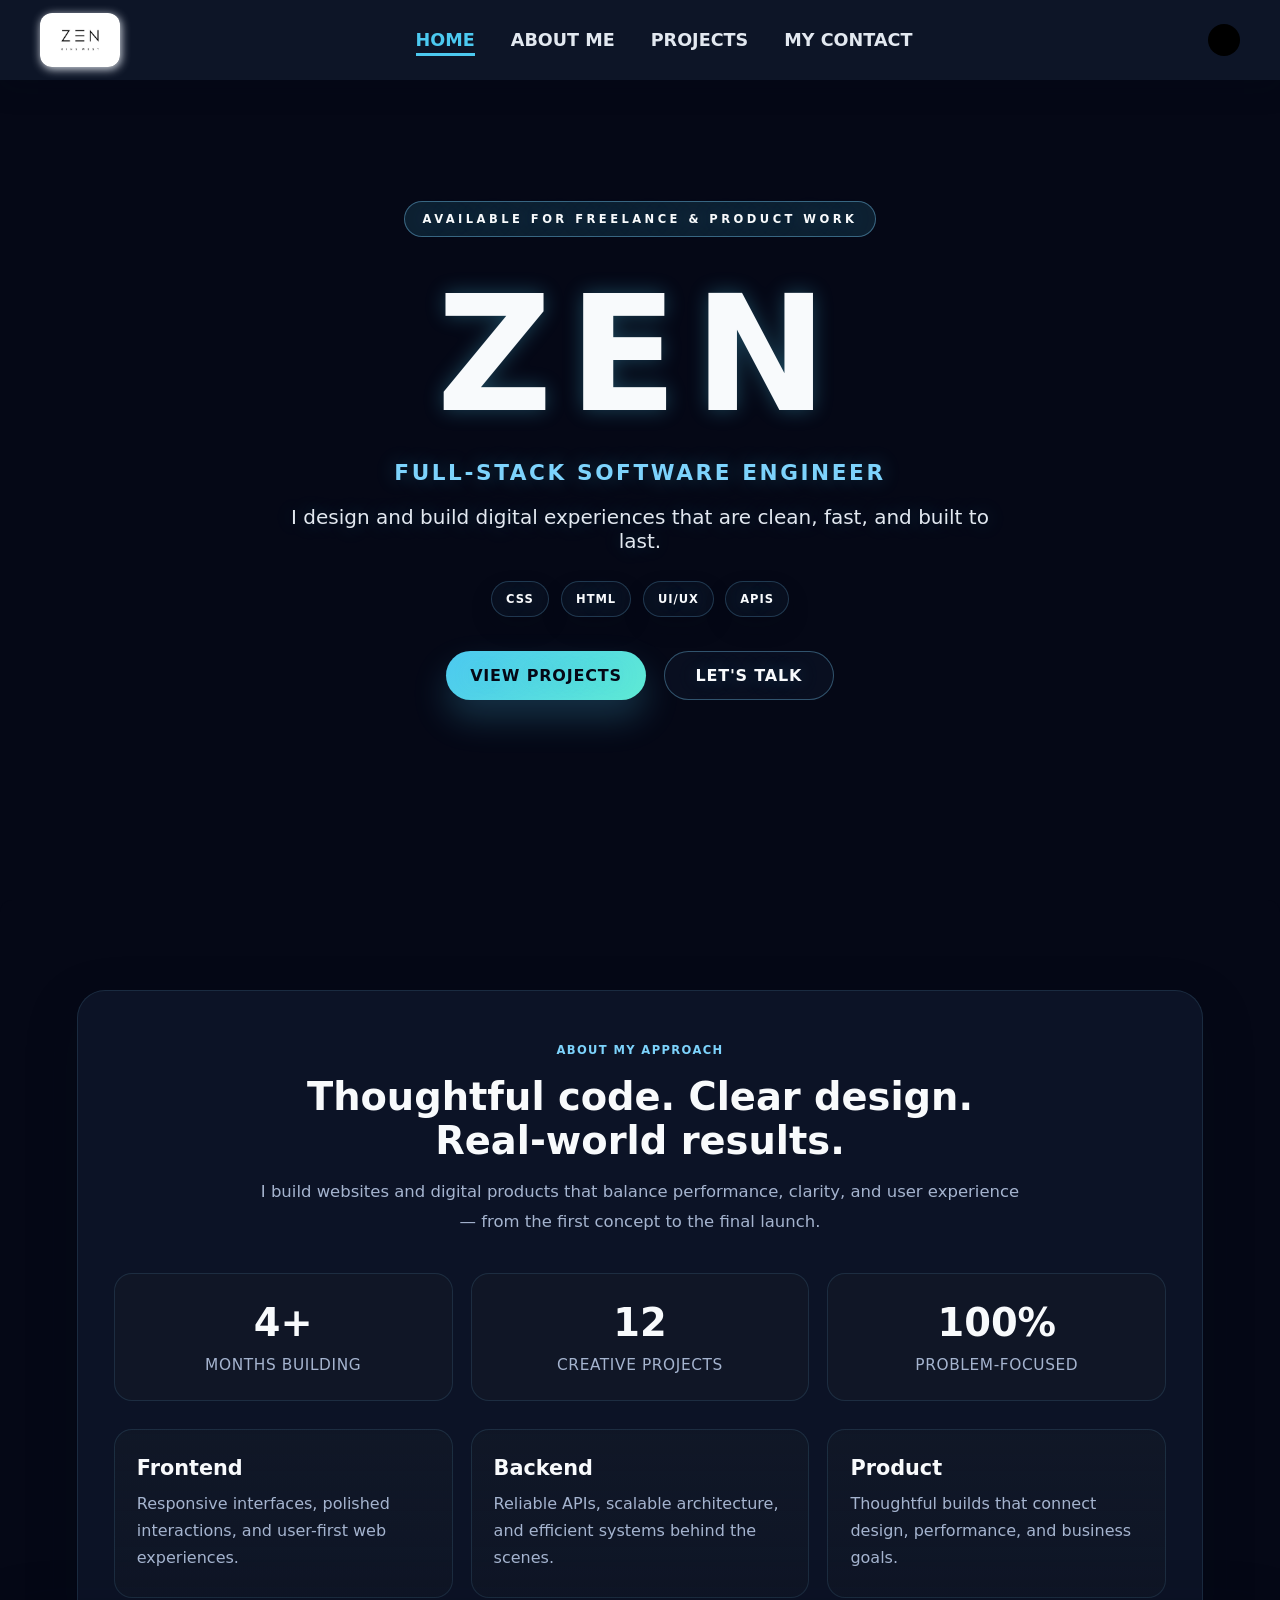
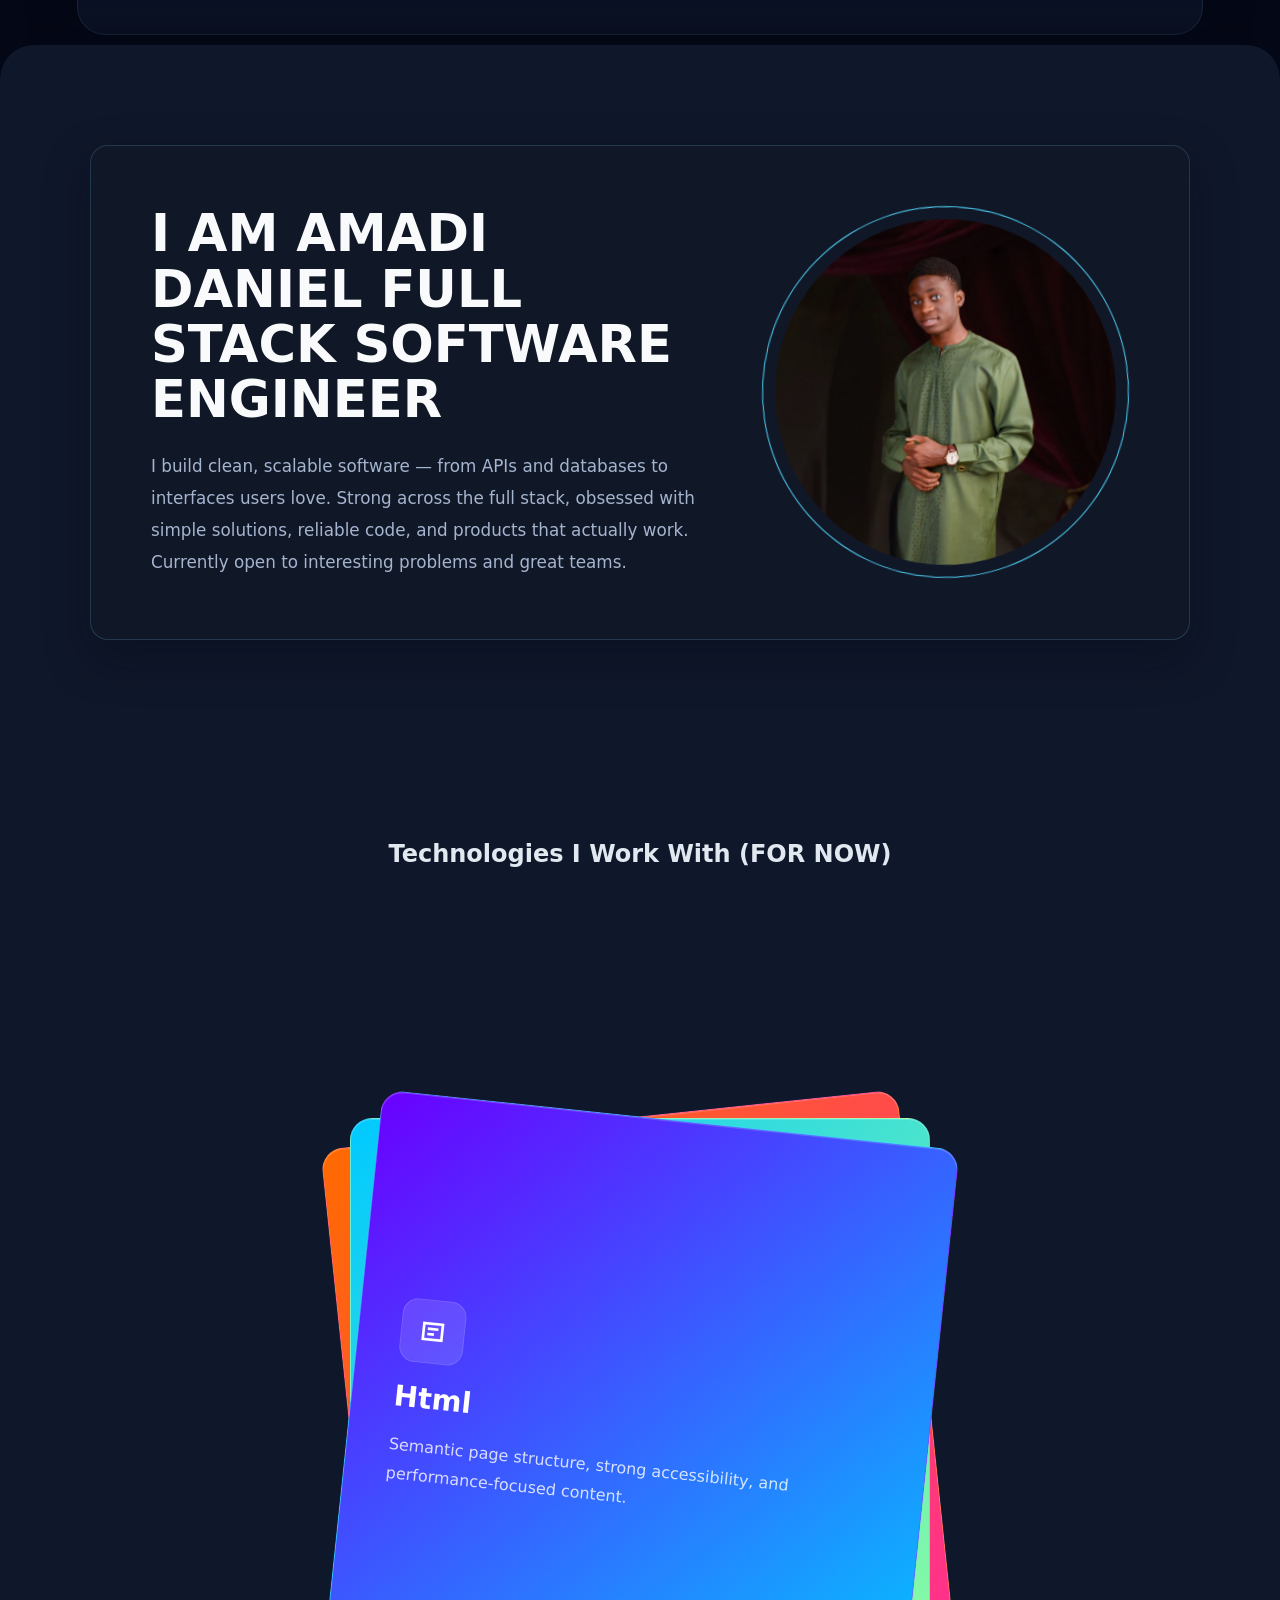
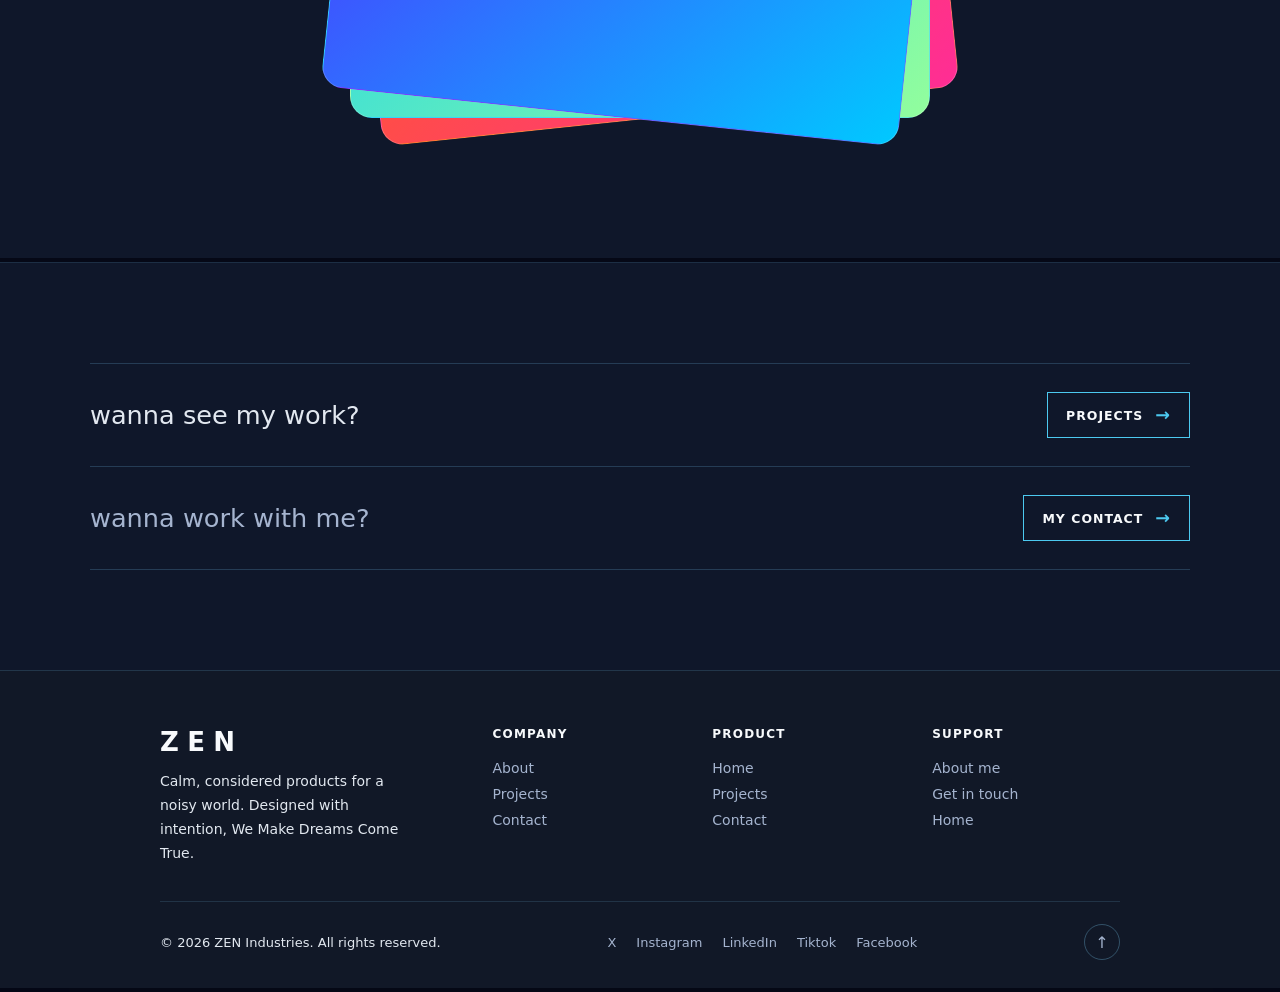
<file: index.html>
<!DOCTYPE html>
<html lang="en">
<head>
    <meta charset="UTF-8">
    <meta name="viewport" content="width=device-width, initial-scale=1.0">
    <title>ZEN PORTFOLIO</title>
    <link rel="stylesheet" href="style.css">
    <link rel="icon" href="imgss/b4aebb2824b0eca03cbe8c6902d5b0b7.jpg" type="image/x-icon" style="border-radius: 50%;">
</head>
<body id="top">
    <nav>
        <div class="fnav">
            <img src="imgss/b4aebb2824b0eca03cbe8c6902d5b0b7.jpg" alt="logo" width="80">
        </div>
        <div class="snav">
            <div class="down">
                <div class="navs"><a href="index.html">HOME</a></div>
                <div class="navs"><a href="ab.html">ABOUT ME</a></div>
                <div class="navs"><a href="proj.html">PROJECTS</a></div>
                <div class="navs"><a href="cont.html">MY CONTACT</a></div>
            </div>
        </div>
        <div class="tnav">
            <div class="moon" role="button" tabindex="0" aria-label="Switch to light mode" aria-pressed="false"></div>
        </div>
        <button class="menu-toggle" type="button" aria-label="Open navigation" aria-expanded="false">
            <svg viewBox="0 0 24 24" aria-hidden="true" focusable="false">
                <path d="M3 6h18M3 12h18M3 18h18" />
            </svg>
        </button>
    </nav>
    <main>
        <section class="hero">
            <video autoplay muted loop id="background-video">
                <source src="imgss/Cinematic close-up of hands typing on a backlit mechanical keyboard in a dark studio. Lines of glowing code stream across multiple monitors, with reflections of code visible in a pair of gla.mp4" type="video/mp4">
            </video>
            <div class="overlay">
                <div class="hero-badge">Available for freelance & product work</div>
                <h1>ZEN</h1>
                <p class="hero-role">Full-Stack Software Engineer</p>
                <p class="hero-tagline">I design and build digital experiences that are clean, fast, and built to last.</p>
                <div class="hero-tech" aria-label="Technology stack">
                    <span>CSS</span>
                    <span>HTML</span>
                    <span>UI/UX</span>
                    <span>APIs</span>
                </div>
                <div class="hero-actions">
                    <a href="proj.html" class="primary-btn">View Projects</a>
                    <a href="cont.html" class="secondary-btn">Let's Talk</a>
                </div>
            </div>
        </section>

        <section class="highlights">
            <div class="highlights-inner">
                <div class="highlight-intro">
                    <span class="eyebrow">About my approach</span>
                    <h2>Thoughtful code. Clear design. Real-world results.</h2>
                    <p>I build websites and digital products that balance performance, clarity, and user experience — from the first concept to the final launch.</p>
                </div>

                <div class="stats-grid">
                    <div class="stat-box">
                        <span class="number">4+</span>
                        <span class="label">months building</span>
                    </div>
                    <div class="stat-box">
                        <span class="number">12</span>
                        <span class="label">Creative projects</span>
                    </div>
                    <div class="stat-box">
                        <span class="number">100%</span>
                        <span class="label">Problem-focused</span>
                    </div>
                </div>

                <div class="services-grid">
                    <article class="service-box">
                        <h3>Frontend</h3>
                        <p>Responsive interfaces, polished interactions, and user-first web experiences.</p>
                    </article>
                    <article class="service-box">
                        <h3>Backend</h3>
                        <p>Reliable APIs, scalable architecture, and efficient systems behind the scenes.</p>
                    </article>
                    <article class="service-box">
                        <h3>Product</h3>
                        <p>Thoughtful builds that connect design, performance, and business goals.</p>
                    </article>
                </div>
            </div>
        </section>

        <section id="me">
            <div class="section">
                <div class="writeup">
                    <h1>I AM AMADI DANIEL FULL STACK SOFTWARE ENGINEER
                    </h1>
                    <P>I build clean, scalable software — from APIs and databases to interfaces users love.
            Strong across the full stack, obsessed with simple solutions, reliable code, and products that actually work.
            Currently open to interesting problems and great teams.
            </P>
                </div>
                <div class="imgborder">
                    <div class="img"><img src="imgss/portfolio pic.jpg" alt="portfol" width="500px"></div>
                </div>
            </div>
        </section>
        <section id="services">
            <div class="space"><h1>Technologies I Work With (FOR NOW)</h1></div>
            <div class="stack">
                <div class="card c1">
                    <div class="card-icon">
                        <svg viewBox="0 0 24 24" aria-hidden="true"><path d="M0 0h24v24H0z" fill="none"/><path d="M12 2L2 7l10 5 10-5-10-5zm-8 7.5l8 4 8-4V17l-8 4-8-4v-7.5z"/></svg>
                    </div>
                    <h1>JAVASCRIPT</h1>
                    <p>Clear visual systems, thoughtful layouts, and polished user experiences.</p>
                </div>
                <div class="card c2">
                    <div class="card-icon">
                        <svg viewBox="0 0 24 24" aria-hidden="true"><path d="M0 0h24v24H0z" fill="none"/><path d="M5 3h14a2 2 0 012 2v14a2 2 0 01-2 2H5a2 2 0 01-2-2V5a2 2 0 012-2zm2 4h10v2H7V7zm0 4h10v2H7v-2zm0 4h7v2H7v-2z"/></svg>
                    </div>
                    <h1>CSS</h1>
                    <p>Clean styling systems, responsive layouts, and polished visual design.</p>
                </div>
                <div class="card c3">
                    <div class="card-icon">
                        <svg viewBox="0 0 24 24" aria-hidden="true"><path d="M0 0h24v24H0z" fill="none"/><path d="M4 5h16v14H4V5zm2 2v10h12V7H6zm2 2h8v2H8V9zm0 4h5v2H8v-2z"/></svg>
                    </div>
                    <h1>Html</h1>
                    <p>Semantic page structure, strong accessibility, and performance-focused content.</p>
                </div>
            </div>
        </section>
        <hr>
        <section id="work">
            <div class="prow"><p>wanna see my work?</p>
            <div class="wond"><a href="proj.html">PROJECTS</a></div></div>
            <div class="prow">wanna work with me?
                <div class="wond"><a href="cont.html">MY CONTACT</a></div>
            </div>
        </section>
    </main>
     <footer class="zen-footer">
    <div class="zen-inner">

      <div class="zen-top">
        <div>
          <div class="zen-logo">ZEN</div>
          <p class="zen-tag">Calm, considered products for a noisy world. Designed with intention, We Make Dreams Come True.</p>
        </div>
        <div class="zen-col">
          <h4>Company</h4>
          <a href="ab.html">About</a>
          <a href="proj.html">Projects</a>
          <a href="cont.html">Contact</a>
        </div>
        <div class="zen-col">
          <h4>Product</h4>
          <a href="index.html">Home</a>
          <a href="proj.html">Projects</a>
          <a href="cont.html">Contact</a>
        </div>
        <div class="zen-col">
          <h4>Support</h4>
          <a href="ab.html">About me</a>
          <a href="cont.html">Get in touch</a>
          <a href="index.html">Home</a>
        </div>
      </div>

      <div class="zen-bottom">
        <span>&copy; 2026 ZEN Industries. All rights reserved.</span>
        <div class="zen-social">
          <a href="#">X</a>
          <a href="#">Instagram</a>
          <a href="#">LinkedIn</a>
          <a href="#">Tiktok</a>
          <a href="#">Facebook</a>
        </div>
        <a href="#top" class="zen-top-btn" title="Back to top">&uarr;</a>
      </div>

    </div>
  </footer>
  <hr>
  <script src="ZEN.js"></script>
</body>
</html>
</file>
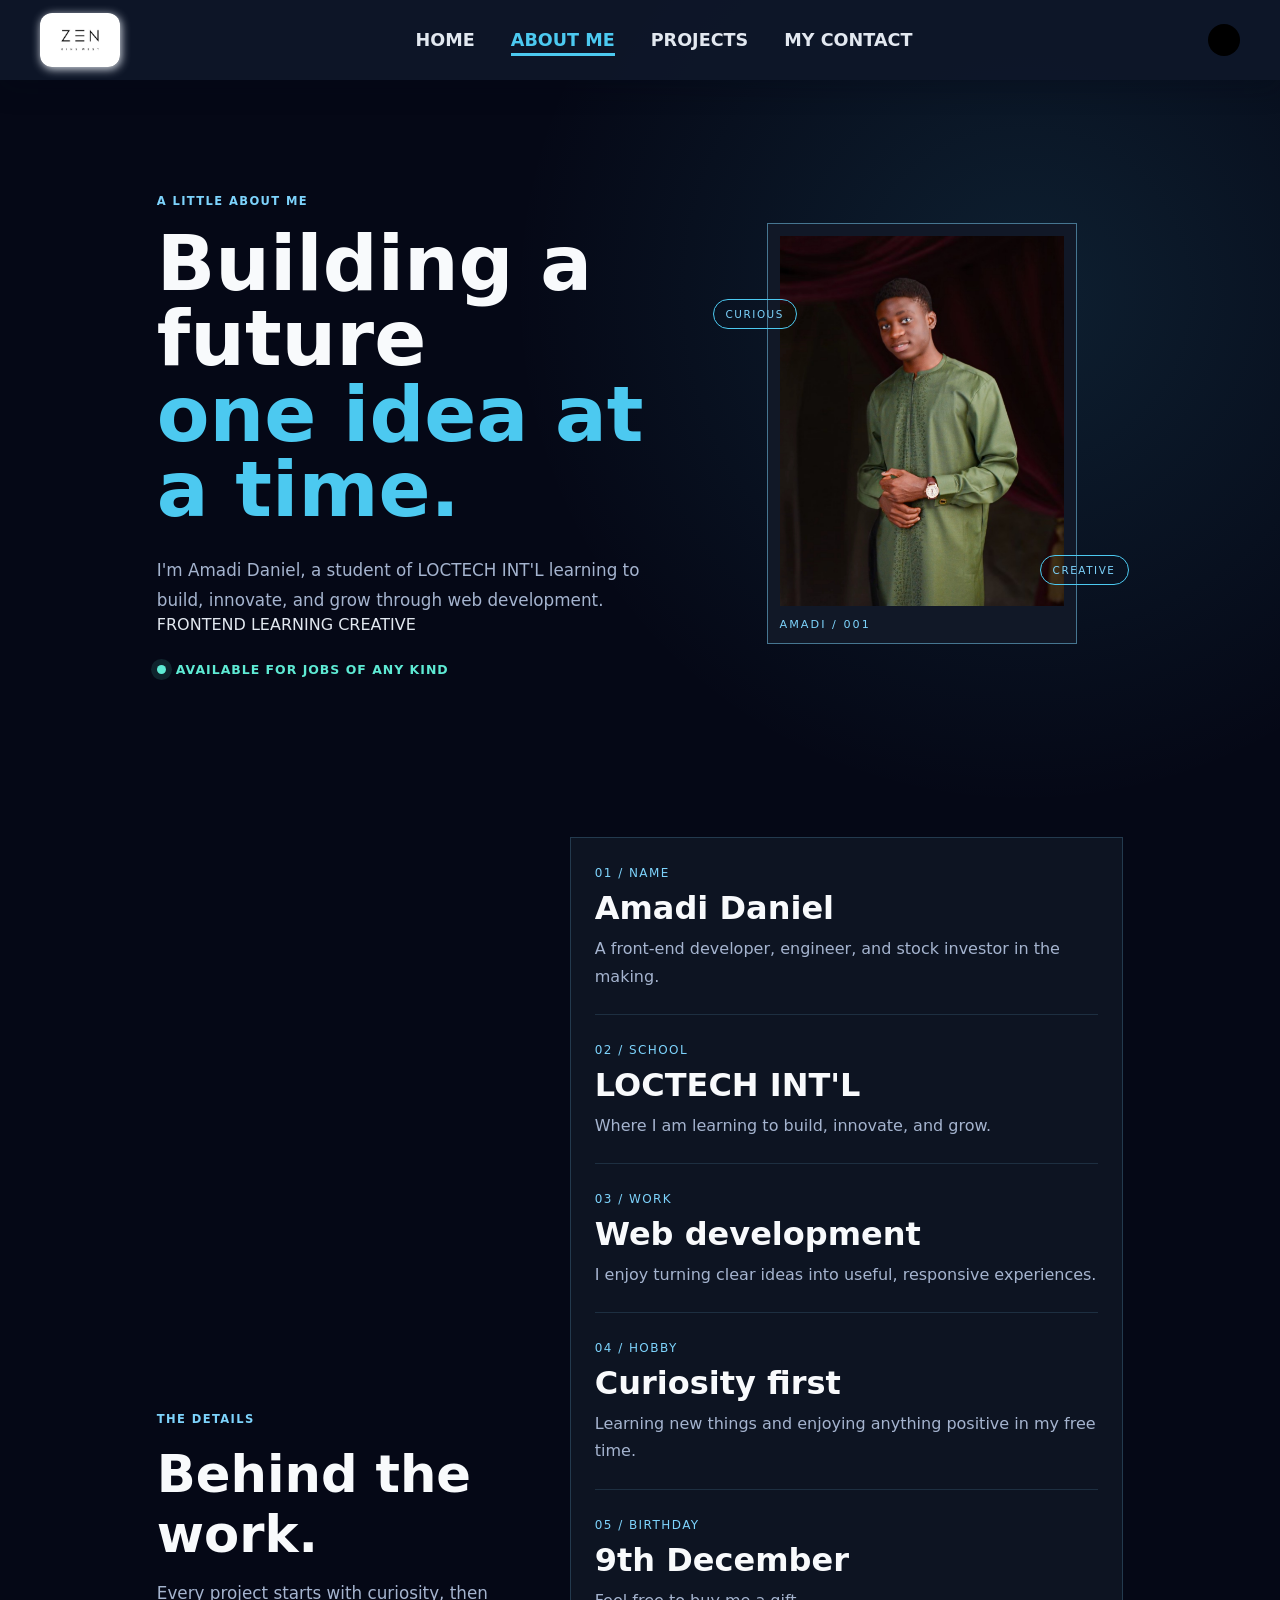
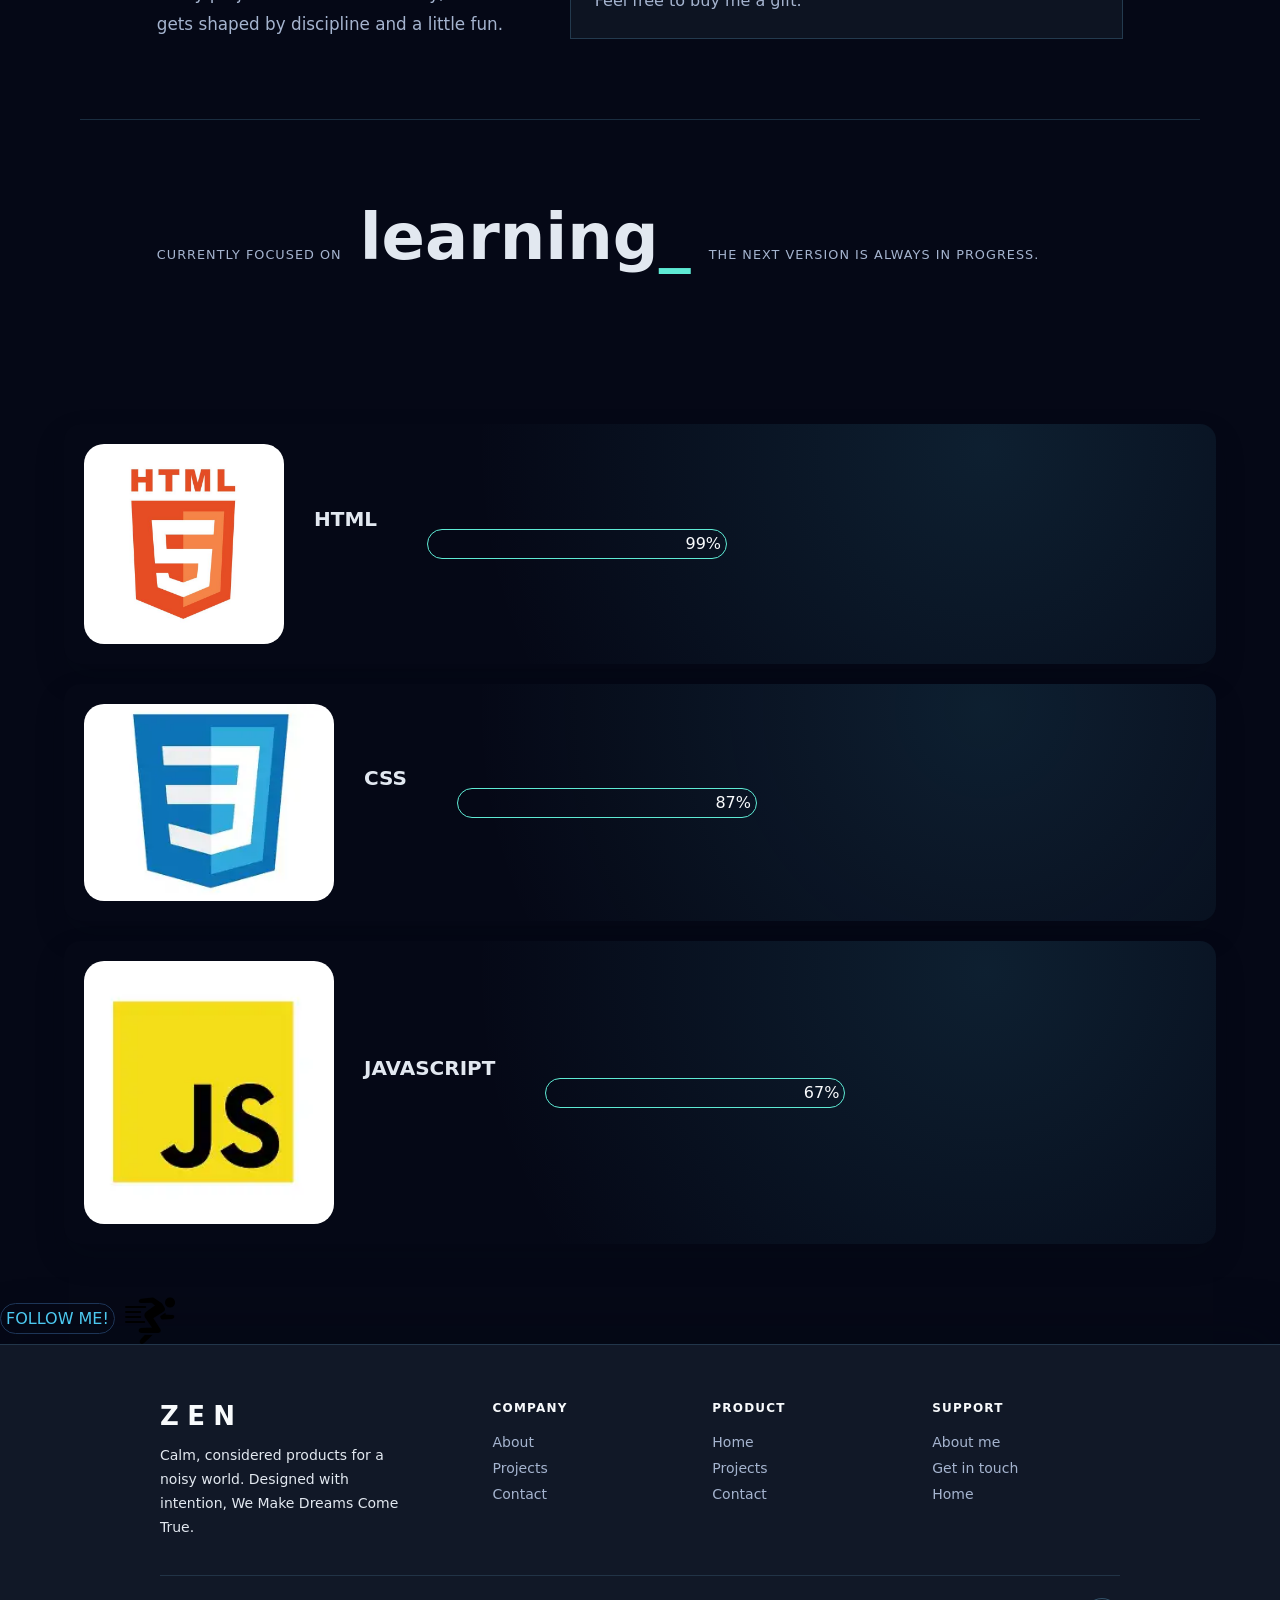
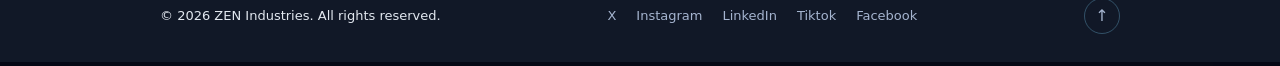
<file: ab.html>
<!DOCTYPE html>
<html lang="en">
<head>
    <meta charset="UTF-8">
    <meta name="viewport" content="width=device-width, initial-scale=1.0">
    <title>ABOUT ME</title>
    <link rel="stylesheet" href="style.css">
    <link rel="icon" href="imgss/b4aebb2824b0eca03cbe8c6902d5b0b7.jpg" type="image/x-icon">
</head>
<body id="top">
    <nav>
        <div class="fnav"><a href="index.html"><img src="imgss/b4aebb2824b0eca03cbe8c6902d5b0b7.jpg" alt="Home" width="80"></a></div>
        <div class="snav">
            <div class="down">
                <div class="navs"><a href="index.html">HOME</a></div>
                <div class="navs"><a href="ab.html">ABOUT ME</a></div>
                <div class="navs"><a href="proj.html">PROJECTS</a></div>
                <div class="navs"><a href="cont.html">MY CONTACT</a></div>
            </div>
        </div>
        <div class="tnav"><div class="moon" role="button" tabindex="0" aria-label="Switch to light mode" aria-pressed="false"></div></div>
        <button class="menu-toggle" type="button" aria-label="Open navigation" aria-expanded="false">
            <svg viewBox="0 0 24 24" aria-hidden="true" focusable="false">
                <path d="M3 6h18M3 12h18M3 18h18" />
            </svg>
        </button>
    </nav>

    <main class="about-page">
        <section class="about-hero">
            <div class="about-copy">
                <span class="eyebrow">A little about me</span>
                <h1>Building a future<br><em>one idea at a time.</em></h1>
                <p class="about-lede">I'm Amadi Daniel, a student of LOCTECH INT'L learning to build, innovate, and grow through web development.</p>
                <div class="about-tags" aria-label="Core strengths">
                    <span>FRONTEND</span>
                    <span>LEARNING</span>
                    <span>CREATIVE</span>
                </div>
                <div class="about-pulse"><span></span> Available for jobs of any kind</div>
            </div>
            <div class="portrait-wrap">
                <div class="portrait-ring"></div>
                <div class="portrait-card">
                    <img src="imgss/portfolio pic.jpg" alt="Portrait of Amadi Daniel">
                    <span class="portrait-label">AMADI / 001</span>
                </div>
                <span class="orbit orbit-one">CURIOUS</span>
                <span class="orbit orbit-two">CREATIVE</span>
            </div>
        </section>

        <section class="about-details" aria-label="Personal details">
            <div class="details-heading">
                <span class="eyebrow">The details</span>
                <h2>Behind the work.</h2>
                <p>Every project starts with curiosity, then gets shaped by discipline and a little fun.</p>
            </div>
            <div class="fact-panel">
                <div class="fact-display">
                    <span class="fact-kicker">01 / Name</span>
                    <strong>Amadi Daniel</strong>
                    <p>A front-end developer, engineer, and stock investor in the making.</p>
                </div>
                <div class="fact-display">
                    <span class="fact-kicker">02 / School</span>
                    <strong>LOCTECH INT'L</strong>
                    <p>Where I am learning to build, innovate, and grow.</p>
                </div>
                <div class="fact-display">
                    <span class="fact-kicker">03 / Work</span>
                    <strong>Web development</strong>
                    <p>I enjoy turning clear ideas into useful, responsive experiences.</p>
                </div>
                <div class="fact-display">
                    <span class="fact-kicker">04 / Hobby</span>
                    <strong>Curiosity first</strong>
                    <p>Learning new things and enjoying anything positive in my free time.</p>
                </div>
                <div class="fact-display">
                    <span class="fact-kicker">05 / Birthday</span>
                    <strong>9th December</strong>
                    <p>Feel free to buy me a gift.</p>
                </div>
            </div>
        </section>

        <section class="focus-strip" aria-label="Current focus">
            <span class="focus-label">Currently focused on</span>
            <div class="focus-word"><span>learning</span><span class="cursor">_</span></div>
            <span class="focus-note">The next version is always in progress.</span>
        </section>
        <section id="kill">
            <div class="langs"><img src="imgss/html5-emblem-orange-shield-and-white-text-vector.jpg" alt="html" width="200"> <p>HTML</p>
            <div class="hercent">99%</div></div>
            <div class="langs"><img src="imgss/download.webp" alt="css" width="250"><p>CSS</p>
            <div class="cercent">87%</div></div>
            <div class="langs"><img src="imgss/download (2).webp" alt="js" width="250"><p>JAVASCRIPT</p>
            <div class="jercent">67%</div></div>
        </section>
        <section id="run">
            <div class="runp"><a href="proj.html"><p>FOLLOW ME!</p><img src="imgss/icons8-exercise-50.png" alt="man"></a></div>
        </section>
    </main>
    <footer class="zen-footer">
    <div class="zen-inner">

      <div class="zen-top">
        <div>
          <div class="zen-logo">ZEN</div>
          <p class="zen-tag">Calm, considered products for a noisy world. Designed with intention, We Make Dreams Come True.</p>
        </div>
        <div class="zen-col">
          <h4>Company</h4>
          <a href="ab.html">About</a>
          <a href="proj.html">Projects</a>
          <a href="cont.html">Contact</a>
        </div>
        <div class="zen-col">
          <h4>Product</h4>
          <a href="index.html">Home</a>
          <a href="proj.html">Projects</a>
          <a href="cont.html">Contact</a>
        </div>
        <div class="zen-col">
          <h4>Support</h4>
          <a href="ab.html">About me</a>
          <a href="cont.html">Get in touch</a>
          <a href="index.html">Home</a>
        </div>
      </div>

      <div class="zen-bottom">
        <span>&copy; 2026 ZEN Industries. All rights reserved.</span>
        <div class="zen-social">
          <a href="#">X</a>
          <a href="#">Instagram</a>
          <a href="#">LinkedIn</a>
          <a href="#">Tiktok</a>
          <a href="#">Facebook</a>
        </div>
        <a href="#top" class="zen-top-btn" title="Back to top">&uarr;</a>
      </div>

    </div>
  </footer>
  <hr>
    <script src="ZEN.js"></script>
</body>
</html>
</file>
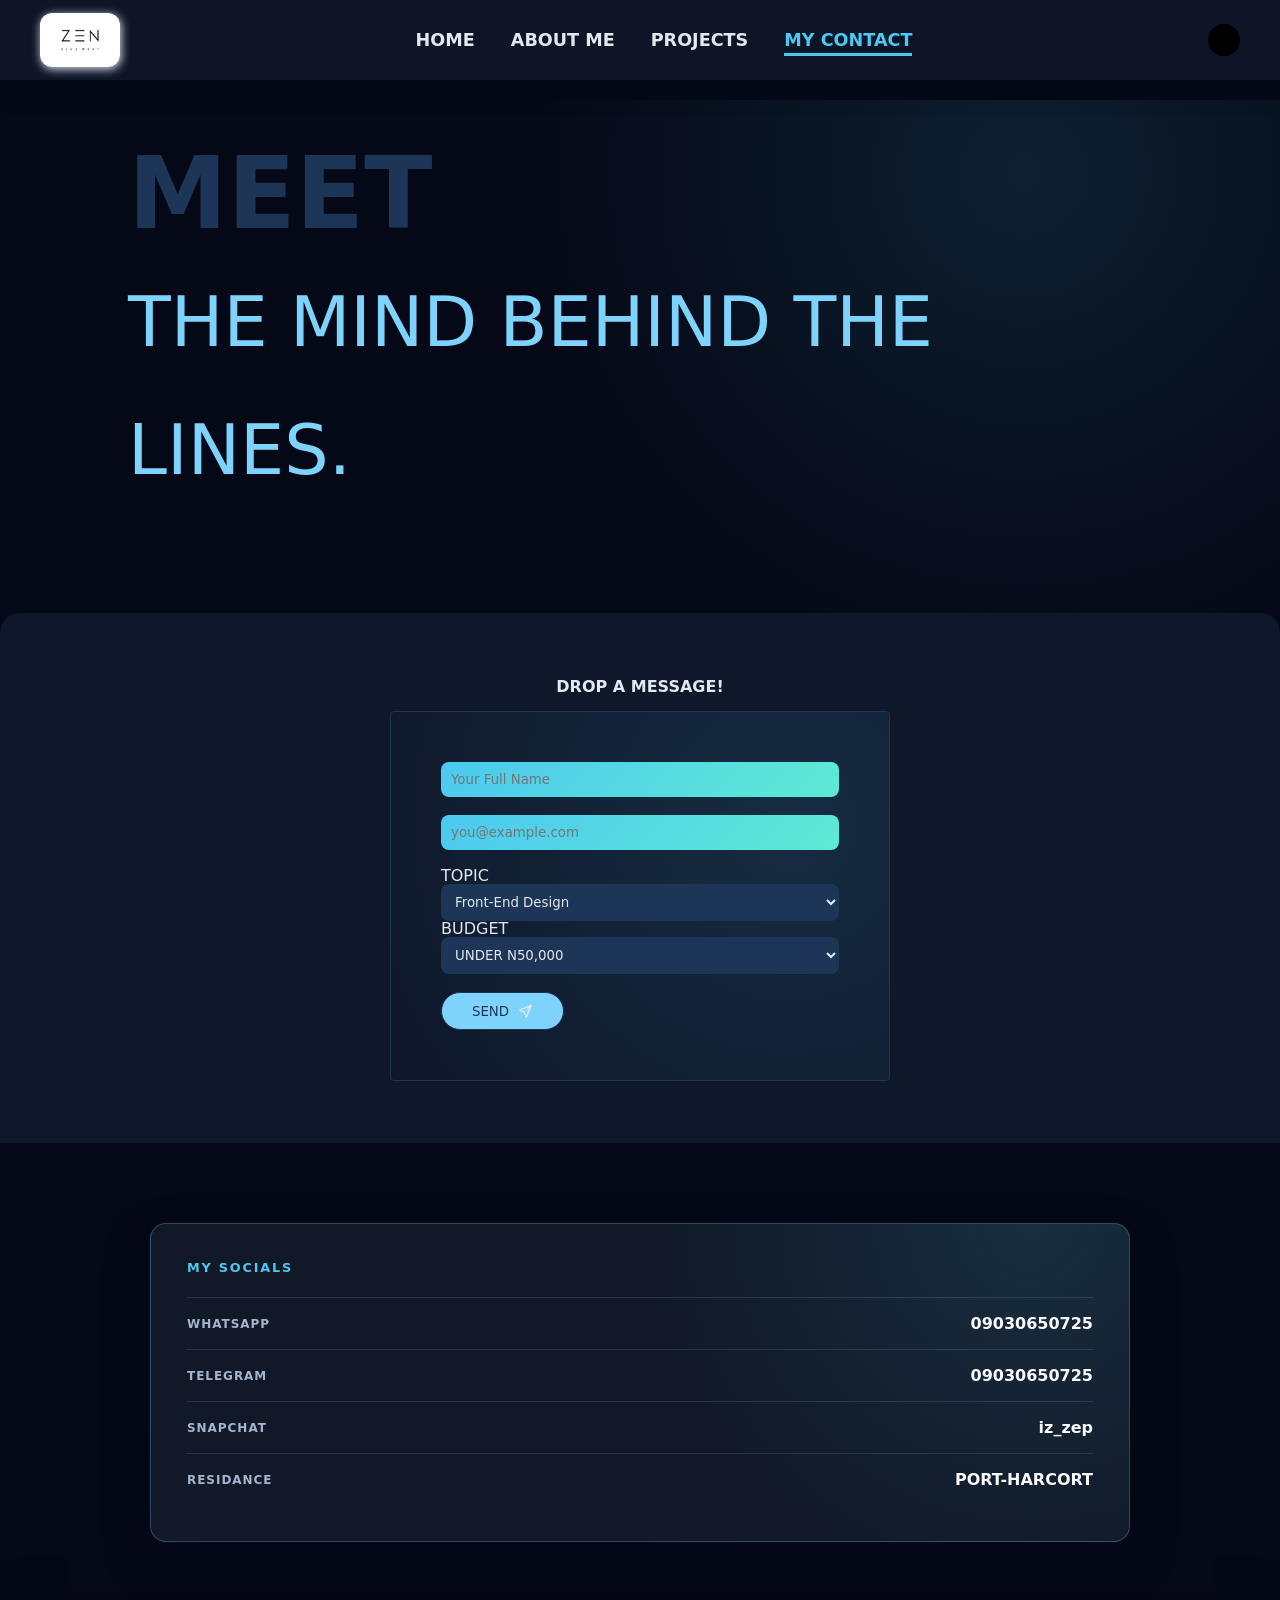
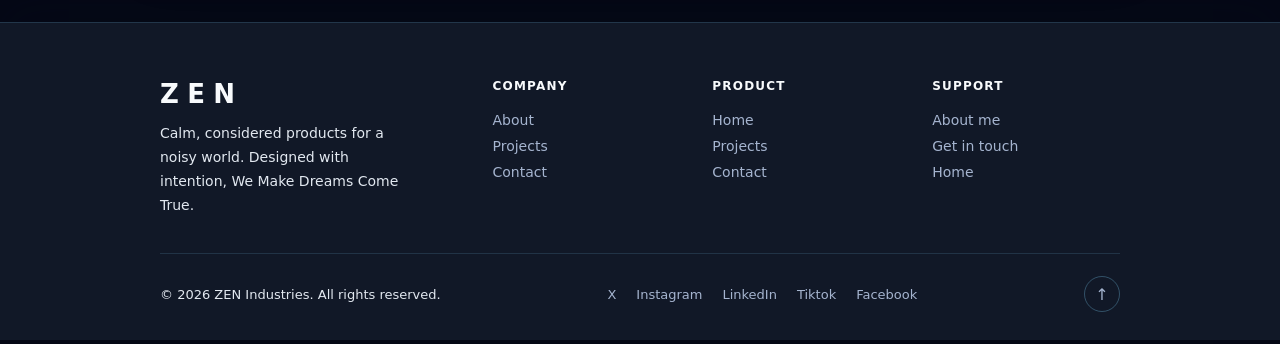
<file: cont.html>
<!DOCTYPE html>
<html lang="en">
<head>
    <meta charset="UTF-8">
    <meta name="viewport" content="width=device-width, initial-scale=1.0">
    <title>CONTACT ME</title>
    <link rel="stylesheet" href="style.css">
    <link rel="icon" href="imgss/b4aebb2824b0eca03cbe8c6902d5b0b7.jpg" type="image/x-icon" style="border-radius: 50%;">
</head>
<body id="top">
    <nav>
        <div class="fnav">
            <a href="index.html"><img src="imgss/b4aebb2824b0eca03cbe8c6902d5b0b7.jpg" alt="logo" width="80"></a>
        </div>
        <div class="snav">
            <div class="down">
                <div class="navs"><a href="index.html">HOME</a></div>
                <div class="navs"><a href="ab.html">ABOUT ME</a></div>
                <div class="navs"><a href="proj.html">PROJECTS</a></div>
                <div class="navs"><a href="cont.html">MY CONTACT</a></div>
            </div>
        </div>
        <div class="tnav">
            <div class="moon" role="button" tabindex="0" aria-label="Switch to light mode" aria-pressed="false"></div>
        </div>
        <button class="menu-toggle" type="button" aria-label="Open navigation" aria-expanded="false">
            <svg viewBox="0 0 24 24" aria-hidden="true" focusable="false">
                <path d="M3 6h18M3 12h18M3 18h18" />
            </svg>
        </button>
    </nav>
    <main>
        <section class="contt">
            <div class="pun">
                <div class="puh">MEET</div>
                <span class="mind">THE MIND BEHIND THE LINES.</span>
            </div>
        </section>
        <section id="form">
            <div class="hovs">
            <div class="mess">
                <p>DROP A MESSAGE!</p>
                <form action="submit" id="submit">
                    <input type="text" placeholder="Your Full Name">
                    <input type="email" placeholder="you@example.com">
                    <div class="topic-field">
                        <label for="topic">TOPIC</label>
                    <select name="topic" id="topic">
                        <option value="1">Front-End Design</option>
                        <option value="2">Back-End project</option>
                        <option value="3">Full Stack Development</option>
                        <option value="4">Web Design</option>
                        <option value="5">Refferal</option>
                        <option value="6">OTHERS</option>
                   </select>
                   <label for="bud">BUDGET</label>
                    <select name="bud" id="bud">
                        <option value="1">UNDER N50,000</option>
                        <option value="2">N50,000 - N300,000</option>
                        <option value="3">N300,000 - N1,000,000</option>
                        <option value="4">N1,000,000 above</option>
                        <option value="5">UNCERTAIN</option>
                    </select>
                   
                    </div>
                   <button type="submit">
                        SEND
                        <svg class="send-icon" viewBox="0 0 24 24" aria-hidden="true" focusable="false">
                            <path d="M21.7 2.3 3.2 10.1c-.8.3-.8 1.4 0 1.7l7.1 2.8 2.8 7.1c.3.8 1.4.8 1.7 0l7.8-18.5c.3-.7-.4-1.4-.9-.9ZM11.7 13.3 5.8 11l11.8-5-5.9 7.3Zm2.1 5.9-1.9-4.8 5.9-7.3-4 12.1Z" />
                        </svg>
                    </button>
                </form>
           </div>
            <div class="sidemess">
                <span>PROJECT NOTES</span>
                <textarea name="context" id="context" placeholder="Tell me whats on yur mind..."></textarea>
                <small>THOUGHTS ARE KEPT PRIVATE.</small>
            </div>
            </div>
        </section >
        <article class="mine">
            <div class="arn">
                <p>MY SOCIALS</p>
                <div class="numss"><p>WHATSAPP</p>
                <span>09030650725</span></div>
                <div class="numss"><p>TELEGRAM</p>
                <span>09030650725</span></div>
                <div class="numss"><p>SNAPCHAT</p>
                <span>iz_zep</span></div>
                <div class="numss"><p>RESIDANCE</p>
                <span>PORT-HARCORT</span></div>
            </div>
        </article>
    </main>
    <footer class="zen-footer">
    <div class="zen-inner">

      <div class="zen-top">
        <div>
          <div class="zen-logo">ZEN</div>
          <p class="zen-tag">Calm, considered products for a noisy world. Designed with intention, We Make Dreams Come True.</p>
        </div>
        <div class="zen-col">
          <h4>Company</h4>
          <a href="ab.html">About</a>
          <a href="proj.html">Projects</a>
          <a href="cont.html">Contact</a>
        </div>
        <div class="zen-col">
          <h4>Product</h4>
          <a href="index.html">Home</a>
          <a href="proj.html">Projects</a>
          <a href="cont.html">Contact</a>
        </div>
        <div class="zen-col">
          <h4>Support</h4>
          <a href="ab.html">About me</a>
          <a href="cont.html">Get in touch</a>
          <a href="index.html">Home</a>
        </div>
      </div>

      <div class="zen-bottom">
        <span>&copy; 2026 ZEN Industries. All rights reserved.</span>
        <div class="zen-social">
          <a href="#">X</a>
          <a href="#">Instagram</a>
          <a href="#">LinkedIn</a>
          <a href="#">Tiktok</a>
          <a href="#">Facebook</a>
        </div>
        <a href="#top" class="zen-top-btn" title="Back to top">&uarr;</a>
      </div>

    </div>
  </footer>
  <hr>
    <script src="ZEN.js"></script>
</body>
</html>
</file>
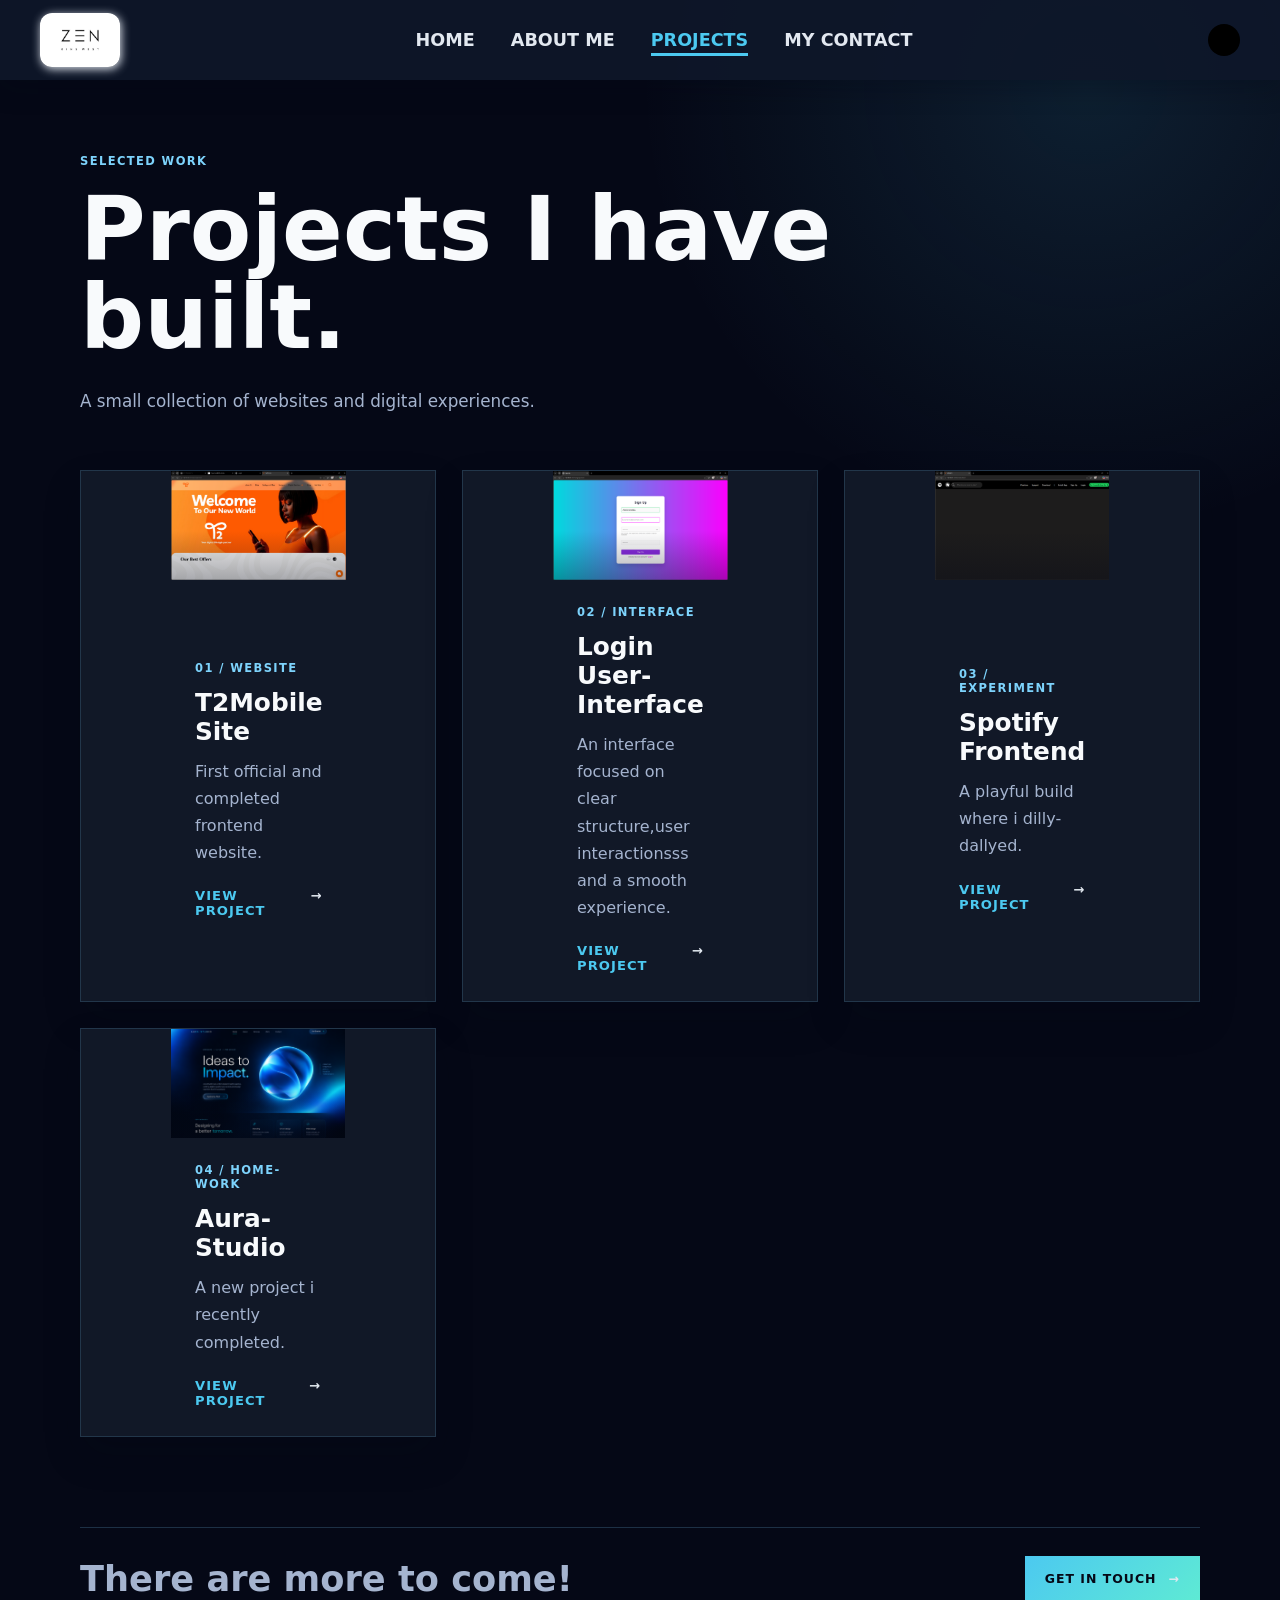
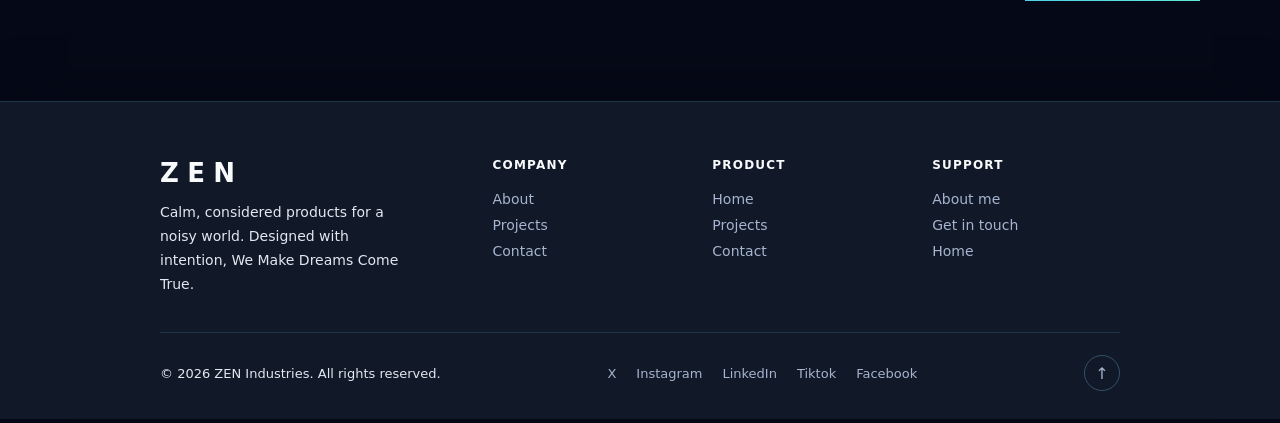
<file: proj.html>
<!DOCTYPE html>
<html lang="en">
<head>
    <meta charset="UTF-8">
    <meta name="viewport" content="width=device-width, initial-scale=1.0">
    <title>Projects | ZEN Portfolio</title>
    <link rel="stylesheet" href="style.css">
    <link rel="icon" href="imgss/b4aebb2824b0eca03cbe8c6902d5b0b7.jpg" type="image/x-icon" style="border-radius: 50%;">
</head>
<body id="top">
    <nav>
        <div class="fnav">
            <a href="index.html"><img src="imgss/b4aebb2824b0eca03cbe8c6902d5b0b7.jpg" alt="ZEN home" width="80"></a>
        </div>
        <div class="snav">
            <div class="down">
                <div class="navs"><a href="index.html">HOME</a></div>
                <div class="navs"><a href="ab.html">ABOUT ME</a></div>
                <div class="navs"><a href="proj.html">PROJECTS</a></div>
                <div class="navs"><a href="cont.html">MY CONTACT</a></div>
            </div>
        </div>
        <div class="tnav">
            <div class="moon" role="button" tabindex="0" aria-label="Switch to light mode" aria-pressed="false"></div>
        </div>
        <button class="menu-toggle" type="button" aria-label="Open navigation" aria-expanded="false">
            <svg viewBox="0 0 24 24" aria-hidden="true" focusable="false">
                <path d="M3 6h18M3 12h18M3 18h18" />
            </svg>
        </button>
    </nav>
    <main class="projects-page">
        <section class="projects-hero">
            <p class="eyebrow">Selected work</p>
            <h1>Projects I have built.</h1>
            <p class="projects-intro">A small collection of websites and digital experiences.</p>
        </section>

        <section class="projects-grid" aria-label="Project list">
            <article class="project-card">
                <div class="project-image">
                    <img src="imgss/T2Mobile and 3 more pages - Profile 1 - Microsoft​ Edge 9_22_2026 4_17_48 PM.png" alt="Screenshot of the first project" loading="lazy">
                </div>
                <div class="project-content">
                    <p class="project-number">01 / Website</p>
                    <h2>T2Mobile Site</h2>
                    <p>First official and completed frontend website.</p>
                    <a class="project-link" href="imgss/T2Mobile and 3 more pages - Profile 1 - Microsoft​ Edge 9_22_2026 4_17_48 PM.png" target="_blank" rel="noopener">View project <span aria-hidden="true">&#8594;</span></a>
                </div>
            </article>

            <article class="project-card">
                <div class="project-image">
                    <img src="imgss/Sign Up - Profile 1 - Microsoft​ Edge 9_22_2026 4_24_46 PM.png" alt="Screenshot of the second project" loading="lazy">
                </div>
                <div class="project-content">
                    <p class="project-number">02 / Interface</p>
                    <h2>Login User-Interface</h2>
                    <p>An interface focused on clear structure,user interactionsss and a smooth experience.</p>
                    <a class="project-link" href="imgss/Sign Up - Profile 1 - Microsoft​ Edge 9_22_2026 4_24_46 PM.png" target="_blank" rel="noopener">View project <span aria-hidden="true">&#8594;</span></a>
                </div>
            </article>

            <article class="project-card">
                <div class="project-image">
                    <img src="imgss/SPOTIFY - Profile 1 - Microsoft​ Edge 9_22_2026 4_19_57 PM.png" alt="Screenshot of the third project" loading="lazy">
                </div>
                <div class="project-content">
                    <p class="project-number">03 / Experiment</p>
                    <h2>Spotify Frontend</h2>
                    <p>A playful build where i dilly-dallyed.</p>
                    <a class="project-link" href="imgss/SPOTIFY - Profile 1 - Microsoft​ Edge 9_22_2026 4_19_57 PM.png" target="_blank" rel="noopener">View project <span aria-hidden="true">&#8594;</span></a>
                </div>
            </article>
            <article class="project-card">
                <div class="project-image">
                    <img src="/imgss/Aura Studio_ Ideas to Impact.png" alt="Screenshot of the fourth project" loading="lazy">
                </div>
                <div class="project-content">
                    <p class="project-number">04 / Home-Work</p>
                    <h2>Aura-Studio</h2>
                    <p>A new project i recently completed.</p>
                    <a class="project-link" href="https://aura-studio-livid.vercel.app/" target="_blank" rel="noopener">View project <span aria-hidden="true">&#8594;</span></a>
                </div>
            </article>
        </section>

        <section class="projects-footer" aria-label="More projects and contact">
            <p>There are more to come!</p>
            <a class="contact-project-link" href="cont.html">Get in touch <span aria-hidden="true">&#8594;</span></a>
        </section>
    </main>
    <footer class="zen-footer">
    <div class="zen-inner">

      <div class="zen-top">
        <div>
          <div class="zen-logo">ZEN</div>
          <p class="zen-tag">Calm, considered products for a noisy world. Designed with intention, We Make Dreams Come True.</p>
        </div>
        <div class="zen-col">
          <h4>Company</h4>
          <a href="ab.html">About</a>
          <a href="proj.html">Projects</a>
          <a href="cont.html">Contact</a>
        </div>
        <div class="zen-col">
          <h4>Product</h4>
          <a href="index.html">Home</a>
          <a href="proj.html">Projects</a>
          <a href="cont.html">Contact</a>
        </div>
        <div class="zen-col">
          <h4>Support</h4>
          <a href="ab.html">About me</a>
          <a href="cont.html">Get in touch</a>
          <a href="index.html">Home</a>
        </div>
      </div>

      <div class="zen-bottom">
        <span>&copy; 2026 ZEN Industries. All rights reserved.</span>
        <div class="zen-social">
          <a href="#">X</a>
          <a href="#">Instagram</a>
          <a href="#">LinkedIn</a>
          <a href="#">Tiktok</a>
          <a href="#">Facebook</a>
        </div>
        <a href="#top" class="zen-top-btn" title="Back to top">&uarr;</a>
      </div>

    </div>
  </footer>
  <hr>
    <script src="ZEN.js"></script>
</body>
</html>
</file>
<file: style.css>
:root {
    --bg-deep: #050816;
    --bg-mid: #0f172a;
    --bg-panel: #111827;
    --bg-soft: #1d3557;
    --accent-1: #4cc9f0;
    --accent-2: #7dd3fc;
    --accent-3: #5eead4;
    --text-main: #e2e8f0;
    --text-soft: #a5b4cf;
    --white: #f8fafc;
}

body.light-mode {
    --bg-deep: #0f172a;
    --bg-mid: #1d3557;
    --bg-panel: #ffffff;
    --bg-soft: #b8d2d8;
    --text-main: #050816;
    --text-soft: #050816;
    --white: #050816;
}

body.light-mode .hero video {
    opacity: 0.28;
}

body.light-mode .hero {
    background: var(--bg-deep);
}

*{
    box-sizing: border-box;
    padding: 0;
    margin: 0;
    font-family:'Inter', system-ui, -apple-system, BlinkMacSystemFont, 'Segoe UI', Roboto, Oxygen, Ubuntu, Cantarell, 'Open Sans', 'Helvetica Neue', sans-serif;
    user-select: none;
    color: var(--text-main);
}
body{
    overflow-x: hidden;
    background: var(--bg-deep);
}

main {
    animation: eased 0.9s ease-out;
}

.about-body {
    animation: none;
}

@keyframes eased {
    from {
        opacity: 0;
        transform: translateY(-20px);
    }
    to {
        opacity: 1;
        transform: translateY(0);
    }
}
html{
    scroll-behavior: smooth;
    -webkit-font-smoothing: antialiased;
    -moz-osx-font-smoothing: grayscale;
    text-rendering: optimizeLegibility;
    scrollbar-width: thin;
    scrollbar-color: var(--accent-1) var(--bg-mid);
}

::-webkit-scrollbar{
    width: 8px;
}

::-webkit-scrollbar-track{
    background: var(--bg-mid);
}

::-webkit-scrollbar-thumb{
    background: linear-gradient(var(--accent-1), var(--accent-3));
    border: 2px solid var(--bg-mid);
    border-radius: 999px;
}

::-webkit-scrollbar-thumb:hover{
    background: linear-gradient(var(--accent-2), var(--accent-1));
}
nav{
    position: fixed;
    top: 0;
    left: 0;
    z-index: 2000;
    width: 100%;
    height: 80px;
    border: none;
    display: flex;
    align-items: center;
    justify-content: space-between;
    gap: 16px;
    background: rgba(15, 23, 42, 0.92);
    box-shadow: 0 8px 24px rgba(4, 10, 22, 0.28);
    overflow: visible;
    padding: 10px 40px;
}
.fnav{
    flex: 0 0 auto;
    padding: 0;
    cursor: pointer;
}
.fnav img{
    cursor: pointer;
    border-radius: 12px;
    display: block;
    box-shadow: 1px 2px 10px ;
    transition: box-shadow 0.25s ease, transform 0.25s ease;
}
.fnav img:hover{
    box-shadow: 0 10px 24px rgba(76, 201, 240, 0.28);
    transform: translateY(-2px);
}
.snav{
    flex: 1 1 auto;
    min-width: 0;
    display: flex;
    justify-content: center;
}
.down{
    position: static;
    display: flex;
    align-items: center;
    justify-content: center;
    gap: 8px;
    margin: 0;
}
.navs a{
    position: relative;
    text-decoration: none;
    color: var(--text-main);
    font-size: 1.1rem;
    font-weight: 700;
    transition: color 0.2s ease-in;
}
.navs a::after{
    background: var(--accent-1);
    content: "";
    height: 3px;
    left: 0;
    position: absolute;
    bottom: -6px;
    transform: scaleX(0);
    transform-origin: left center;
    transition: transform 0.35s ease-out;
    width: 100%;
}

.navs{
    cursor: pointer;
    padding: 10px 14px;
    border-radius: 6px;
    transition: background-color 0.25s ease, box-shadow 0.25s ease, transform 0.25s ease;
}
.navs:hover{
    background-color: rgba(76, 201, 240, 0.2);
    box-shadow: 0 8px 18px rgba(4, 10, 22, 0.2);
    transform: translateY(-2px);
}
.navs:hover a{
    color: var(--white);
}
.navs:hover a::after{
    transform: scaleX(1);
}
.navs a.is-current{
    color: var(--accent-1);
}
.navs a.is-current::after{
    transform: scaleX(1);
}
.tnav{
    flex: 0 0 auto;
    display: flex;
    align-items: center;
}
.moon{
    cursor: pointer;
    background: black;
    width: 32px;
    height: 32px;
    border-radius: 50%;
    overflow: hidden;
    position: relative;
}
.moon::before{
    content: "";
    background-color: #ffff;
    position: absolute;
    display: block;
    height: 100%;
    width: 100%;
    border-radius: 50%;
    left: -22px;
    opacity: 0;
    top: 0;
    transform: scale(0.75);
    transition: opacity 0.25s ease, transform 0.55s ease;
   
}
.moon:hover::before{
    opacity: 1;
    transform: translateX(14px) scale(1);
}

.menu-toggle {
    opacity: 0;
    pointer-events: none;
    display: none;
    align-items: center;
    justify-content: center;
    width: 40px;
    height: 40px;
    padding: 8px;
    border: 1px solid rgba(125, 211, 252, 0.35);
    border-radius: 6px;
    background: rgba(15, 23, 42, 0.75);
    color: var(--white);
    cursor: pointer;
}

.menu-toggle svg {
    width: 24px;
    height: 24px;
    fill: none;
    stroke: currentColor;
    stroke-linecap: round;
    stroke-width: 2;
}

/* ---------- Tablet / mobile navigation ---------- */
@media (max-width: 1024px) {
    nav {
        justify-content: center;
    }

    .fnav {
        position: absolute;
        left: 40px;
        top: 50%;
        transform: translateY(-50%);
    }

    .tnav {
        position: absolute;
        right: 20px;
        top: 50%;
        transform: translateY(-50%);
    }

    .menu-toggle {
        display: inline-flex;
        opacity: 1;
        pointer-events: auto;
        position: absolute;
        right: 72px;
        top: 50%;
        transform: translateY(-50%);
    }

    .snav {
        position: fixed;
        top: 80px;
        left: 50%;
        right: auto;
        width: min(92vw, 420px);
        max-height: 0;
        opacity: 0;
        overflow: hidden;
        pointer-events: none;
        transform: translateX(-50%) translateY(-14px);
        transition: max-height .4s ease, opacity .3s ease, transform .4s ease;
        flex: none;
    }

    nav.nav-open .snav {
        max-height: min(70vh, 420px);
        overflow-y: auto;
        opacity: 1;
        pointer-events: auto;
        transform: translateX(-50%) translateY(0);
        padding: 12px 20px;
        border: 1px solid rgba(125, 211, 252, 0.35);
        border-top: 0;
        border-radius: 0 0 14px 14px;
        background: radial-gradient(circle at 50% 0%, rgba(76, 201, 240, 0.18), transparent 22rem), rgba(15, 23, 42, 0.96);
        box-shadow: 0 12px 24px rgba(4, 10, 22, 0.28);
        backdrop-filter: blur(12px);
    }

    nav.nav-open .down {
        flex-direction: column;
        gap: 4px;
    }

    nav.nav-open .navs {
        width: 100%;
        text-align: center;
    }

    body:has(nav.nav-open) {
        overflow: hidden;
    }
}

@media (max-width: 760px) {
    nav {
        height: 54px;
        padding: 6px;
    }

    .fnav { left: 6px; }
    .fnav img { width: 42px; }

    .tnav { right: 6px; }
    .menu-toggle { right: 52px; }

    .snav { top: 54px; }

    nav.nav-open .navs a { font-size: 1rem; }

    .about-page { padding-top: 100px; }
    .portrait-card img { height: min(370px, 62vw); }
    .orbit-one { left: -10px; }
    .orbit-two { right: -10px; }
}

.hero {
    height: 100vh;
    min-height: 620px;
  overflow: hidden;
  display: flex;
  align-items: center;
  justify-content: center;
    background: transparent;
    position: sticky;
    top: 0;
    z-index: 0;
}

.hero video {
  position: absolute;
  width: 100%;
  height: 100%;
  object-fit: cover;     
  filter: brightness(0.45) contrast(1.1);
}

.overlay {
  position: relative;     
  z-index: 1;
  text-align: center;
    background: transparent;
  color: var(--white);
  text-shadow: 0 0 20px rgba(76, 201, 240, 0.3);
  max-width: 880px;
  padding: 0 20px;
}

.hero-badge {
    display: inline-flex;
    align-items: center;
    justify-content: center;
    background: rgba(76, 201, 240, 0.12);
    border: 1px solid rgba(125, 211, 252, 0.4);
    border-radius: 999px;
    color: var(--white);
    font-size: 0.72rem;
    font-weight: 700;
    letter-spacing: 0.3em;
    padding: 10px 18px;
    text-transform: uppercase;
    margin-bottom: 24px;
}

.overlay h1 {
  font-size: 10rem;
  font-weight: 800;
  letter-spacing: 0.1em;
  margin: 0;
    background: transparent;
  color: var(--white);
}

.hero-role {
    font-size: 1.35rem !important;
    letter-spacing: 0.12em;
    margin-top: 12px !important;
    text-transform: uppercase;
    color: var(--accent-2) !important;
    font-weight: 700;
}

.hero-tagline {
  font-size: 1.25em;
  margin-top: 20px;
    background: transparent;
  color: var(--text-main);
  max-width: 700px;
  margin-left: auto;
  margin-right: auto;
}

.hero-tech {
    display: flex;
    justify-content: center;
    flex-wrap: wrap;
    gap: 12px;
    margin-top: 28px;
    animation: techFloat 5s ease-in-out infinite alternate;
}

.hero-tech span {
    background: rgba(15, 23, 42, 0.52);
    border: 1px solid rgba(125, 211, 252, 0.22);
    border-radius: 999px;
    color: var(--white);
    font-size: 0.72rem;
    font-weight: 700;
    letter-spacing: 0.08em;
    padding: 10px 14px;
    text-transform: uppercase;
    backdrop-filter: blur(8px);
    box-shadow: 0 10px 22px rgba(4, 10, 22, 0.2);
    transition: transform 0.25s ease, border-color 0.25s ease;
}

.hero-tech span:hover {
    transform: translateY(-4px) scale(1.02);
    border-color: rgba(125, 211, 252, 0.5);
}

.hero-actions {
    display: flex;
    justify-content: center;
    gap: 18px;
    margin-top: 34px;
    flex-wrap: wrap;
}

.hero-actions a {
    display: inline-flex;
    align-items: center;
    justify-content: center;
    min-width: 170px;
    padding: 14px 24px;
    border-radius: 999px;
    text-decoration: none;
    font-weight: 700;
    letter-spacing: 0.05em;
    text-transform: uppercase;
    transition: transform 0.25s ease, box-shadow 0.25s ease, background 0.25s ease;
}

.primary-btn {
    background: linear-gradient(135deg, var(--accent-1), var(--accent-3));
    color: var(--bg-deep);
    box-shadow: 0 18px 35px rgba(76, 201, 240, 0.22);
}

.secondary-btn {
    background: rgba(15, 23, 42, 0.5);
    border: 1px solid rgba(125, 211, 252, 0.35);
    color: var(--white);
}

.hero-actions a:hover {
    transform: translateY(-3px);
}

.highlights {
    background: var(--bg-deep);
    border-radius: 12px 12px 0;
    padding: 90px 6% 30px;
    position: sticky;
    top: 0;
    z-index: 1;
    margin-bottom: 70px;
}

.highlights-inner {
    max-width: 1180px;
    margin: 0 auto;
    background: rgba(15, 23, 42, 0.82);
    border: 1px solid rgba(125, 211, 252, 0.12);
    border-radius: 28px;
    box-shadow: 0 18px 50px rgba(4, 10, 22, 0.28);
    padding: 48px 36px 36px;
}

.highlight-intro {
    text-align: center;
    max-width: 760px;
    margin: 0 auto 36px;
}

.eyebrow {
    display: inline-block;
    color: var(--accent-2);
    font-weight: 700;
    letter-spacing: 0.12em;
    text-transform: uppercase;
    font-size: 0.72rem;
    margin-bottom: 18px;
}

.highlight-intro h2 {
    color: var(--white);
    font-size: clamp(2rem, 3vw, 3.2rem);
    line-height: 1.15;
    margin-bottom: 14px;
}

.highlight-intro p {
    color: var(--text-soft);
    line-height: 1.8;
    font-size: 1.03rem;
}

.stats-grid {
    display: grid;
    grid-template-columns: repeat(3, minmax(0, 1fr));
    gap: 18px;
    margin-bottom: 28px;
}

.stat-box {
    background: rgba(17, 24, 39, 0.9);
    border: 1px solid rgba(125, 211, 252, 0.12);
    border-radius: 18px;
    padding: 26px 18px;
    text-align: center;
}

.number {
    display: block;
    color: var(--white);
    font-size: clamp(2rem, 3vw, 3rem);
    font-weight: 800;
    margin-bottom: 10px;
}

.label {
    color: var(--text-soft);
    font-size: 0.96rem;
    letter-spacing: 0.04em;
    text-transform: uppercase;
}

.services-grid {
    display: grid;
    grid-template-columns: repeat(3, minmax(0, 1fr));
    gap: 18px;
}

.service-box {
    background: linear-gradient(180deg, rgba(17, 24, 39, 0.85), rgba(17, 24, 39, 0.62));
    border: 1px solid rgba(125, 211, 252, 0.12);
    border-radius: 18px;
    padding: 26px 22px;
    transition: transform 0.25s ease, border-color 0.25s ease;
}

.service-box:hover {
    transform: translateY(-6px);
    border-color: rgba(125, 211, 252, 0.35);
}

.service-box h3 {
    color: var(--white);
    font-size: 1.3rem;
    margin-bottom: 10px;
}

.service-box p {
    color: var(--text-soft);
    line-height: 1.7;
}

#me {
    background: var(--bg-mid);
    border-radius: 34px 34px 0 0;
    box-shadow: 0 -24px 55px rgba(5, 8, 22, 0.42);
    margin-top: -90px;
    padding: 100px 6%;
    position: relative;
    z-index: 1;
}

#me .section {
    align-items: center;
    background: rgba(17, 24, 39, 0.92);
    border: 1px solid rgba(125, 211, 252, 0.18);
    border-radius: 18px;
    box-shadow: 0 18px 45px rgba(4, 10, 22, 0.35);
    display: grid;
    gap: 60px;
    grid-template-columns: minmax(0, 1.2fr) minmax(260px, 0.8fr);
    margin: 0 auto;
    max-width: 1100px;
    overflow: visible;
    padding: 60px;
}

#me .writeup,
#me .imgborder,
#me .img {
    background: transparent;
}

#me .writeup {
    animation: aboutTextIn 0.8s ease-out both;
    overflow: visible;
}

#me .writeup h1 {
    background: transparent;
    color: var(--white);
    font-size: clamp(2rem, 4vw, 4rem);
    line-height: 1.08;
    margin-bottom: 24px;
    overflow: visible;
}

#me .writeup p {
    background: transparent;
    color: var(--text-soft);
    font-size: 1.05rem;
    line-height: 1.9;
    max-width: 650px;
}

#me .imgborder {
    animation: aboutImageIn 0.8s 0.15s ease-out both;
    border: 1px solid var(--accent-1);
    border-radius: 50%;
    justify-self: center;
    padding: 12px;
    transform: rotate(3deg);
    transition: box-shadow 0.35s ease, transform 0.35s ease;
    cursor: pointer;
}

#me .imgborder:hover {
    box-shadow: 0 10px 20px rgba(76, 201, 240, 0.22);
    transform: rotate(-9deg) translateY(-8px);
}

#me .img img {
    background: transparent;
    border-radius: 50%;
    display: block;
    max-width: 100%;
    object-fit: cover;
}

@keyframes aboutTextIn {
    from { opacity: 0; transform: translateX(-28px); }
    to { opacity: 1; transform: translateX(0); }
}

@keyframes aboutImageIn {
    from { opacity: 0; transform: translateX(28px) rotate(3deg); }
    to { opacity: 1; transform: translateX(0) rotate(3deg); }
}

@keyframes techFloat {
    0% { transform: translateY(0px); }
    100% { transform: translateY(-8px); }
}

@media (max-width: 760px) {
    #me { padding: 70px 5%; }

    #me .section {
        gap: 42px;
        grid-template-columns: 1fr;
        padding: 35px 24px 45px;
    }

    #me .imgborder { order: -1; }
}

@media (prefers-reduced-motion: reduce) {
    #me .writeup,
    #me .imgborder { animation: none; }
}

#services{
    position: relative;
    z-index: 1;
    background: var(--bg-mid);
    padding: 100px 6%;
    display: grid;
    place-items: center;
}
.stack{
    display: block;
    position: relative;
    width: 580px;
    height: 640px;

}
.card{
    position: absolute;
    top: 0;
    left: 0;
    width: 580px;
    height: 600px;
    border-radius: 22px;
    cursor: pointer;
    padding: 42px;
    display: flex;
    flex-direction: column;
    justify-content: center;
    gap: 18px;
    transition: transform 0.55s cubic-bezier(0.22, 1, 0.36, 1), box-shadow 0.35s ease, border 0.35s ease;
    border: 1px solid rgba(255,255,255,0.18);
    box-shadow: inset 0 1px 0 rgba(255,255,255,0.18);
}
.card h1 {
    font-size: clamp(1.8rem, 2vw, 2.6rem);
    margin: 0;
    color: white;
}
.card p {
    color: rgba(255,255,255,0.8);
    line-height: 1.8;
    max-width: 420px;
    font-size: 1rem;
}
.card-icon {
    width: 64px;
    height: 64px;
    display: grid;
    place-items: center;
    border-radius: 16px;
    background: rgba(255,255,255,0.12);
    box-shadow: inset 0 0 0 1px rgba(255,255,255,0.12);
}
.card-icon svg {
    width: 32px;
    height: 32px;
    fill: white;
}
.c1{
    background: linear-gradient(135deg, #ff6a00, #ff2d95);
    transform: rotate(-6deg);
    z-index: 1;
}
.c2{
     background: linear-gradient(135deg, #00c9ff, #92fe9d);
     transform: rotate(0deg);
     z-index: 2;
}

.c3{
     background: linear-gradient(135deg, #6a00ff, #00c9ff);
     transform: rotate(6deg);
    z-index: 3; 
}
.stack:hover .c1{
    transform: translate(-140px, -30px) rotate(-18deg);
}
.stack:hover .c2{
    transform: translate(0px, -65px) rotate(0deg);

}
.stack:hover .c3{
    transform: translate(140px, -30px) rotate(18deg);

}
.stack:hover .card:hover {
    box-shadow: 0 28px 55px rgba(0, 0, 0, 0.35);
    z-index: 10;
}
.stack:hover .c1:hover {
    transform: translate(-140px, -115px) rotate(-12deg) scale(1.04);
}
.stack:hover .c2:hover {
    transform: translate(0, -145px) rotate(0deg) scale(1.04);
}
.stack:hover .c3:hover {
    transform: translate(140px, -115px) rotate(12deg) scale(1.04);

}
.space{
    padding: 0 0 250px;
}

@media (max-width: 700px) {
    .stack {
        height: 500px;
        width: min(90vw, 380px);
    }

    .card {
        height: 460px;
        width: min(90vw, 380px);
        padding: 28px;
    }

    .stack:hover .c1 { transform: translate(-24px, -20px) rotate(-10deg); }
    .stack:hover .c2 { transform: translate(0, -38px) rotate(0deg); }
    .stack:hover .c3 { transform: translate(24px, -20px) rotate(10deg); }
    .stack:hover .c1:hover { transform: translate(-24px, -90px) rotate(-7deg) scale(1.03); }
    .stack:hover .c2:hover { transform: translate(0, -110px) rotate(0deg) scale(1.03); }
    .stack:hover .c3:hover { transform: translate(24px, -90px) rotate(7deg) scale(1.03); }
}
hr{
    background: transparent;
    border: 0;
    height: 4px;
    margin: 0;
    position: relative;
    width: 100%;
    z-index: -1;
}
#work{
    background: var(--bg-mid);
    border-top: 1px solid rgba(125, 211, 252, 0.12);
    min-height: 320px;
    padding: 100px 6%;
    position: relative;
    z-index: 2;
    display: grid;
    grid-template-columns: 1fr;
    gap: 0;
}
.prow{
    border-bottom: 1px solid rgba(125, 211, 252, 0.2);
    color: var(--text-soft);
    display: flex;
    align-items: center;
    justify-content: space-between;
    gap: 40px;
    margin: 0 auto;
    max-width: 1100px;
    padding: 28px 0;
    transition: border-color 0.3s ease, padding 0.3s ease;
    width: 100%;
}
.prow:first-child {
    border-top: 1px solid rgba(125, 211, 252, 0.2);
}
.prow:hover {
    border-color: var(--accent-1);
    padding-left: 12px;
    padding-right: 12px;
}
.prow p,
.prow {
    font-size: clamp(1.2rem, 2vw, 1.7rem);
}
.prow a {
    text-decoration: none;
    align-items: center;
    border: 1px solid var(--accent-1);
    color: var(--white);
    display: inline-flex;
    font-size: 0.78rem;
    font-weight: 700;
    letter-spacing: 0.08em;
    padding: 12px 18px;
    position: relative;
    text-transform: uppercase;
    transition: background-color 0.3s ease, box-shadow 0.3s ease, color 0.3s ease, transform 0.3s ease;
}
.prow a::after {
    color: var(--accent-1);
    content: "→";
    font-size: 1.1rem;
    margin-left: 12px;
    transition: transform 0.3s ease;
}
.prow a:hover {
    background: var(--accent-1);
    box-shadow: 0 10px 24px rgba(76, 201, 240, 0.2);
    color: var(--bg-deep);
    transform: translateY(-3px);
}
.prow a:hover::after {
    color: var(--bg-deep);
    transform: translateX(5px);
}
.wond {
    animation: workButtonBrake 1.15s cubic-bezier(0.22, 1, 0.36, 1) both;
}
.prow:nth-child(2) .wond {
    animation-delay: 0.1s;
}

@keyframes workButtonBrake {
    0% { opacity: 0; transform: translateX(100vw); }
    68% { opacity: 1; transform: translateX(-16px); }
    84% { transform: translateX(7px); }
    100% { opacity: 1; transform: translateX(0); }
}

@media (max-width: 600px) {
    #work {
        padding: 70px 6%;
    }

    .prow {
        align-items: flex-start;
        flex-direction: column;
        gap: 18px;
    }
}

@media (prefers-reduced-motion: reduce) {
    .wond {
        animation: none;
    }
}

.zen-footer {
     background: var(--bg-panel);
     border-top: 1px solid rgba(125, 211, 252, 0.16);
     box-shadow: 0 -18px 45px rgba(4, 10, 22, 0.22);
     color: var(--text-soft);
    padding: 56px 32px 28px;
  }

  .zen-inner {
    max-width: 960px;
    margin: 0 auto;
  }

  .zen-top {
    display: grid;
    grid-template-columns: 1.6fr 1fr 1fr 1fr;
    gap: 32px;
    padding-bottom: 36px;
    border-bottom: 1px solid rgba(125, 211, 252, 0.14);
  }

  .zen-logo {
    font-size: 26px;
    font-weight: 700;
    letter-spacing: .32em;
    color: var(--white);
    margin-bottom: 12px;
    animation: zenGlow 2s ease-in-out infinite alternate;
  }
  @keyframes zenGlow {
    from { text-shadow: 0 0 6px rgba(255,255,255,.12); }
    to   { text-shadow: 0 0 18px rgba(255,255,255,.38); }
  }
  .zen-tag { font-size: 14px; line-height: 24px; max-width: 240px; }

  .zen-col h4 {
    font-size: 12px; font-weight: 600; letter-spacing: .1em;
    text-transform: uppercase;
    color: var(--white);
    margin-bottom: 14px;
  }
  .zen-col a {
    display: block;
    font-size: 14px; line-height: 26px;
    color: var(--text-soft);
    text-decoration: none;
    width: fit-content;
    position: relative;
    transition: color .2s ease;
  }
  .zen-col a::after {
    content: "";
    position: absolute;
    left: 0; bottom: 2px;
    width: 100%; height: 1px;
    background: var(--accent-1);
    transform: scaleX(0);
    transform-origin: right;
    transition: transform .25s ease;
  }
    .zen-col a:hover { color: var(--accent-1); }
  .zen-col a:hover::after { transform: scaleX(1); transform-origin: left; }

  .zen-bottom {
    display: flex;
    justify-content: space-between;
    align-items: center;
    padding-top: 22px;
    font-size: 13px;
    color: var(--text-soft);
  }
  .zen-social { display: flex; gap: 20px; }
  .zen-social a {
    color: var(--text-soft);
    text-decoration: none;
    font-size: 13px;
    transition: color .2s ease, transform .2s ease;
    display: inline-block;
  }
    .zen-social a:hover { color: var(--accent-1); transform: translateY(-2px); }


  .zen-top-btn {
    width: 36px; height: 36px;
    border-radius: 50%;
    border: 1px solid rgba(125, 211, 252, 0.3);
    display: grid; place-items: center;
    color: var(--text-soft);
    text-decoration: none;
    font-size: 16px;
    transition: border-color .2s ease, color .2s ease, transform .2s ease;
  }
    .zen-top-btn:hover { border-color: var(--accent-1); color: var(--accent-1); transform: translateY(-3px); }

  @media (max-width: 720px) {
    .zen-top { grid-template-columns: 1fr 1fr; gap: 28px; }
    .zen-bottom { flex-direction: column; gap: 14px; }
  }
#party{
    margin-top: 100px;
    padding: 50px 5%;
    display: flex;
    align-items: center;
    justify-content: space-between;
}
.detail{
    line-height: 2.5rem;

}
.range{    display: flex;
    align-items: center;
    gap: 5px;
    padding: 0 0 15px;
}
.range p{
    border: 1px solid var(--accent-2);
    padding: 8px;
    border-radius: 20px;
    cursor: pointer;
    position: relative;
    overflow: hidden;
    transition: color 0.3s ease-in, box-shadow 0.5s ease-in-out;
}
.range p::before{
    content: "";
    position: absolute;
    inset: 0;
    background-repeat: no-repeat;
    position: absolute;
    background-color: var(--accent-2);
    transform-origin: left;
    transform: scaleX(0);
    z-index: -1;
    border: none;
    transition: transform 0.3s ease-in;
}
.range p:hover::before{
    transform: scaleX(1);
   
}
.range p:hover{
     color: var(--bg-mid);
     box-shadow: 1px 3px 17px var(--accent-2);
}

.range p::after{
    content: "";
}
.alien{
    height: 1px;
    width: 300px;
    background-color: var(--bg-soft);
}
.cover{
    border: 2px solid var(--bg-soft);
    padding: 5px;
    border-radius: 50%;
    transition: all 0.2s ease-in;
}
.cover img{
    object-fit: cover;
    border-radius: 50%;
}
.cover:hover{
    cursor: pointer;
    box-shadow: 3px 6px 20px var(--bg-soft);
}
article{
    display: grid;
    grid-template-columns: 1fr;
    padding: 0 90px;
}
.artz{
    border:1px solid #7dd3fc66;
    background-color: rgba(76, 201, 240, 0.12);;
    border-radius: 20px;
    padding: 10px 10%;
    width: 500px;
   text-align: center;
   letter-spacing: 0.1em;
}

.about-page {
    background: radial-gradient(circle at 80% 10%, rgba(76, 201, 240, 0.12), transparent 32rem), var(--bg-deep);
    min-height: 100vh;
    padding-top: 110px;
}

.about-hero,
.about-details,
.focus-strip {
    margin: 0 auto;
    max-width: 1120px;
    padding: 80px 6%;
}

.about-hero {
    align-items: center;
    display: grid;
    gap: 70px;
    grid-template-columns: 1.1fr 0.9fr;
    min-height: 620px;
}

.about-copy h1 {
    color: var(--white);
    font-size: clamp(2.8rem, 6vw, 6rem);
    line-height: 0.98;
    margin-bottom: 28px;
}

.about-copy h1 em {
    color: var(--accent-1);
    font-style: normal;
}

.about-lede,
.details-heading p {
    color: var(--text-soft);
    font-size: 1.05rem;
    line-height: 1.8;
    max-width: 580px;
}

.about-pulse {
    align-items: center;
    color: var(--accent-3);
    display: flex;
    font-size: 0.78rem;
    font-weight: 700;
    gap: 10px;
    letter-spacing: 0.08em;
    margin-top: 28px;
    text-transform: uppercase;
}

.about-pulse span {
    background: var(--accent-3);
    border-radius: 50%;
    box-shadow: 0 0 0 6px rgba(94, 234, 212, 0.12);
    height: 9px;
    width: 9px;
}

.portrait-wrap {
    justify-self: center;
    position: relative;
}

.portrait-card {
    background: var(--bg-panel);
    border: 1px solid rgba(125, 211, 252, 0.5);
    padding: 12px;
    position: relative;
    width: min(72vw, 310px);
}

.portrait-card img {
    display: block;
    height: 370px;
    object-fit: cover;
    width: 100%;
}

.portrait-label {
    color: var(--accent-2);
    display: block;
    font-size: 0.7rem;
    letter-spacing: 0.18em;
    padding-top: 12px;
}

.orbit {
    border: 1px solid var(--accent-1);
    border-radius: 999px;
    color: var(--accent-2);
    font-size: 0.65rem;
    letter-spacing: 0.15em;
    padding: 8px 12px;
    position: absolute;
}

.orbit-one { left: -54px; top: 18%; 
cursor: pointer;}
.orbit-two { bottom: 14%; right: -52px;
cursor: pointer; }

.about-details {
    align-items: end;
    display: grid;
    gap: 44px;
    grid-template-columns: 0.8fr 1.2fr;
}

.details-heading h2 {
    color: var(--white);
    font-size: clamp(2rem, 4vw, 3.5rem);
    margin-bottom: 14px;
}

.fact-panel {
    background: rgba(17, 24, 39, 0.76);
    border: 1px solid rgba(125, 211, 252, 0.2);
    padding: 24px;
}

.fact-display { border-bottom: 1px solid rgba(125, 211, 252, 0.14); padding: 24px 0; 
cursor: pointer;}
.fact-display:first-child { padding-top: 0; }
.fact-display:last-child { border-bottom: 0; padding-bottom: 0; }
.fact-kicker { color: var(--accent-2); font-size: 0.75rem; letter-spacing: 0.12em; text-transform: uppercase; }
.fact-display strong { color: var(--white); display: block; font-size: clamp(1.35rem, 3vw, 2rem); margin: 8px 0; }
.fact-display p { color: var(--text-soft); line-height: 1.7; }

.focus-strip {
    align-items: baseline;
    border-top: 1px solid rgba(125, 211, 252, 0.18);
    display: flex;
    flex-wrap: wrap;
    gap: 18px;
    padding-bottom: 100px;
}

.focus-label,
.focus-note { color: var(--text-soft); font-size: 0.8rem; letter-spacing: 0.08em; text-transform: uppercase; }
.focus-word { color: var(--accent-1); font-size: clamp(2rem, 5vw, 4rem); font-weight: 800; }
.cursor { color: var(--accent-3); }

.projects-page {
    background: radial-gradient(circle at 85% 5%, rgba(76, 201, 240, 0.12), transparent 28rem), var(--bg-deep);
    min-height: 100vh;
    padding: 150px 6% 100px;
}

.projects-hero {
    margin: 0 auto 54px;
    max-width: 1120px;
}

.projects-hero h1 {
    color: var(--white);
    font-size: clamp(2.8rem, 7vw, 6.5rem);
    line-height: 0.98;
    max-width: 760px;
    margin-bottom: 24px;
}

.projects-intro {
    color: var(--text-soft);
    font-size: 1.05rem;
    line-height: 1.8;
    max-width: 560px;
}

.projects-grid {
    display: grid;
    gap: 26px;
    grid-template-columns: repeat(3, minmax(0, 1fr));
    margin: 0 auto;
    max-width: 1120px;
}

.project-card {
    background: var(--bg-panel);
    border: 1px solid rgba(125, 211, 252, 0.16);
    min-width: 0;
    animation: projectDrop 0.75s cubic-bezier(0.22, 1, 0.36, 1) both;
    box-shadow: 0 18px 35px rgba(4, 10, 22, 0.2);
    transition: border-color 0.3s ease, box-shadow 0.3s ease, transform 0.3s ease;
}

.project-card:nth-child(2) { animation-delay: 0.18s; }
.project-card:nth-child(3) { animation-delay: 0.36s; }

@keyframes projectDrop {
    from {
        opacity: 0;
        transform: translateY(-90px);
    }
    to {
        opacity: 1;
        transform: translateY(0);
    }
}

.project-card:hover {
    border-color: var(--accent-1);
    box-shadow: 0 26px 48px rgba(4, 10, 22, 0.34);
    transform: translateY(-8px);
}

.project-image {
    aspect-ratio: 16 / 10;
    background: linear-gradient(135deg, rgba(76, 201, 240, 0.18), rgba(94, 234, 212, 0.06));
    overflow: hidden;
    position: relative;
}

.project-image::after {
    background: linear-gradient(180deg, transparent 55%, rgba(5, 8, 22, 0.32));
    content: "";
    inset: 0;
    pointer-events: none;
    position: absolute;
}

.project-image img {
    display: block;
    height: 100%;
    object-fit: cover;
    transition: all 0.4s ease;
    width: 100%;
}

.project-card:hover .project-image img {
    transform: scale(1.04);
    border: none;
}

.project-content {
    padding: 25px 24px 28px;
}

.project-number {
    color: var(--accent-2);
    font-size: 0.72rem;
    font-weight: 700;
    letter-spacing: 0.12em;
    margin-bottom: 13px;
    text-transform: uppercase;
}

.project-content h2 {
    color: var(--white);
    font-size: 1.55rem;
    margin-bottom: 12px;
}

.project-content > p:not(.project-number) {
    color: var(--text-soft);
    line-height: 1.7;
    min-height: 82px;
}

.project-link {
    color: var(--accent-1);
    display: inline-flex;
    font-size: 0.82rem;
    font-weight: 700;
    gap: 10px;
    letter-spacing: 0.08em;
    margin-top: 22px;
    text-decoration: none;
    text-transform: uppercase;
}

.project-link span {
    transition: transform 0.25s ease;
}

.project-link:hover span {
    transform: translateX(5px);
}

.projects-footer {
    align-items: center;
    border-top: 1px solid rgba(125, 211, 252, 0.2);
    display: flex;
    gap: 28px;
    justify-content: space-between;
    margin: 90px auto 0;
    max-width: 1120px;
    padding-top: 28px;
}

.projects-footer p {
    color: var(--text-soft);
    font-size: clamp(1.3rem, 3vw, 2.2rem);
    font-weight: 700;
}

.contact-project-link {
    align-items: center;
    background: linear-gradient(135deg, var(--accent-1), var(--accent-3));
    color: var(--bg-deep);
    display: inline-flex;
    font-size: 0.78rem;
    font-weight: 800;
    gap: 12px;
    letter-spacing: 0.08em;
    padding: 15px 20px;
    text-decoration: none;
    text-transform: uppercase;
    transition: box-shadow 0.25s ease, transform 0.25s ease;
}

.contact-project-link:hover {
    box-shadow: 0 12px 28px rgba(76, 201, 240, 0.28);
    transform: translateY(-4px);
}

.contact-project-link span {
    transition: transform 0.25s ease;
}

.contact-project-link:hover span {
    transform: translateX(5px);
}

@media (max-width: 760px) {
    .projects-page { padding: 115px 5% 70px; }
    .projects-grid { grid-template-columns: 1fr; }
    .projects-hero { margin-bottom: 38px; }
    .project-content > p:not(.project-number) { min-height: 0; }
    .projects-footer { align-items: flex-start; flex-direction: column; margin-top: 64px; }
}

@media (prefers-reduced-motion: reduce) {
    .project-card { animation: none; }
}

@media (max-width: 760px) {
    .about-page { padding-top: 90px; }
    .about-hero,
    .about-details { grid-template-columns: 1fr; padding-top: 60px; }
    .about-hero { gap: 40px; }
    .portrait-wrap { margin: 20px auto 0; }
    .about-details { padding-bottom: 50px; }
    .focus-strip { padding-top: 50px; }
}
#kill{
   position: relative;
    z-index: 1;
    display: grid;
    grid-template-columns: minmax(0, 1fr);   
    place-items: center;
    gap: 20px;
    padding: 50px 5%;
    overflow-x: clip;
    scroll-behavior: smooth;
}
.langs{
    position: sticky;
    top: 200px;
    display: flex;
    flex-wrap: nowrap;                       
    align-items: center;
    gap: clamp(8px, 2vw, 20px);               
    padding: clamp(10px, 2vw, 20px);
    border: none;
    border-radius: clamp(10px, 2vw, 16px);
    cursor: pointer;
    width: 100%;
    max-width: 100%;
    min-width: 0;
    background: radial-gradient(circle at 80% 10%, rgba(76, 201, 240, 0.12), transparent 32rem), var(--bg-deep);
    box-shadow: 0 14px 30px rgba(4, 10, 22, 0.2);
    transition: box-shadow 0.3s ease, transform 0.3s ease;
}
.langs:hover{
    box-shadow: 0 22px 40px rgba(4, 10, 22, 0.32);
    transform: translateY(-4px);
}
.langs:nth-child(1) { z-index: 2;
 }
.langs:nth-child(2) { z-index: 3; }
.langs:nth-child(3) { z-index: 4; }
.langs img{
    border-radius: 20px;
    background: transparent;
}

@supports (animation-timeline: view()) {
    .langs img {
        animation: moveUp linear both;
        animation-timeline: view();
        animation-range: entry 0% cover 35%;
    }

    .langs:nth-child(2) img { animation-range: entry 8% cover 43%; }
    .langs:nth-child(3) img { animation-range: entry 16% cover 51%; }
}
.langs p{
    list-style: none;
    line-height: 1.5rem;
     font-size: 20px;
     font-weight: 900;
     padding: 0px 30px 50px 10px;
}
.hercent,
.cercent,
.jercent{
    position: relative;
    height: 30px;
    border-radius: 999px;
    width: 300px;
    border: 1px solid var(--accent-3);
    display: flex;
    align-items: center;
    justify-content: flex-end;
    padding-right: 5px;
    overflow: hidden;
    color: var(--white);
    z-index: 0;
}
@keyframes moveUp {
    from{
        opacity: 0;
        transform: translateY(30px);
    }
    to{
        opacity: 1;
        transform: translateY(0);
    }
}
.hercent::before,
.cercent::before,
.jercent::before {
    content: "";
    position: absolute;
    background-color: var(--accent-2);
    inset: 0 auto 0 0;
    transform: scaleX(0);
    transform-origin: left;
    transition: transform 0.9s ease-out;
    z-index: -1;
}
.hercent::before { width: 99%; }
.cercent::before { width: 87%; }
.jercent::before { width: 67%; }
.langs:hover .hercent::before,
.langs:hover .cercent::before,
.langs:hover .jercent::before {
    transform: scaleX(1);
}
#run{
    overflow: hidden;
}
.runp{
    width: max-content;
    animation: run 5s linear infinite;
}
.runp p {
    padding: 5px;
    border: 1px solid var(--bg-soft);
    border-radius: 999px;
    text-decoration: none;
    color: var(--accent-1);
}
.runp a{
    display: flex;
    align-items: center;
    gap: 10px;
    text-decoration: none;
}
@keyframes run {
    0%{
       transform: translateX(0);
    }
    100%{
        transform: translateX(calc(100vw - 100%));
    }
}
.contt{
    width: 100%;
    position: relative;
    margin-top: 100px;
    padding: 30px 10% 300px;
    background: radial-gradient(circle at 80% 10%, rgba(76, 201, 240, 0.12), transparent 32rem), var(--bg-deep);
}

@media (max-width: 760px) {
    .contt {
        margin-top: 54px;
    }
}
.pun{
    line-height: 8rem;
}
.puh{
    font-weight: 800;
    font-size: 100px;
    color: var(--bg-soft);
    animation: enter 0.8s ease-out both;
}  
.mind{
    display: inline-block;
    font-size: 70px;
    font-weight: 500;
    color: var(--accent-2);
    animation: enter 0.8s  ease-out both;
    animation-delay: 0.5s;
}
@keyframes enter {
    from{
        opacity: 0;
        transform: translateX(-80px);
    }
    to{
        opacity: 1;
        transform: translateX(0);
    }
}
#form{
    position: relative;
    z-index: 2;
    margin-top: -220px;
    color: var(--text-soft);
    background: var(--bg-mid);
    border-radius: 20px 20px 0 0;
    padding: 50px 8%;
    display: block;
}
#form .mess{
    width: min(100%, 500px);
    margin: 0 auto;
    position: relative;
    z-index: 2;
    transition: transform 0.55s ease;
}
#form .mess > p{
    text-align: center;
}
#form form{
    border-radius: 4px;
    cursor: pointer;
    border: none;
    width: min(100%, 500px);
    margin: 0 auto;
    min-height: 330px;
    display: flex;
    flex-direction: column;
    gap: 18px;
    border: 1px solid var(--bg-soft);
    color: var(--text-soft);
    padding: 50px;
    background: radial-gradient(circle at 80% 30%, rgba(76, 201, 240, 0.12), transparent 28rem, var(--bg-mid));
}
#form input{
    width: 100%;
    box-sizing: border-box;
    border-radius: 8px;
    padding: 10px;
    border: none;
    color: var(--bg-soft);
    background: linear-gradient(135deg, var(--accent-1), var(--accent-3))
}
.mess p{
    font-weight: 700;
    line-height: 3rem;
}
.mess{
    display: flex;
    flex-direction: column;
}
#form .sidemess{
    display: flex;
    flex-direction: column;
    opacity: 0;
    pointer-events: none;
    position: absolute;
    right: -2%;
    top: 50%;
    transform: translate(80px, -50%);
    transition: opacity 0.35s ease, transform 0.55s ease;
    width: min(100%, 500px);
    min-height: 330px;
    padding: 22px;
    border: 1px solid rgba(125, 211, 252, 0.3);
    border-radius: 8px;
    background: radial-gradient(circle at 20% 0%, rgba(76, 201, 240, 0.12), transparent 18rem), rgba(5, 8, 22, 0.82);
    box-shadow: 0 18px 40px rgba(4, 10, 22, 0.3);
    z-index: 1;
}
#form .hovs{
    min-height: 430px;
    width: min(100%, 980px);
    margin: 0 auto;
    position: relative;
}
#form .hovs:hover .mess{
    transform: translateX(-300px);
}
#form .hovs:hover .sidemess{
    opacity: 1;
    pointer-events: auto;
    transform: translate(0, -50%);
}
#form .sidemess span{
    color: var(--accent-1);
    display: block;
    font-size: 0.7rem;
    font-weight: 800;
    letter-spacing: 0.14em;
    margin-bottom: 14px;
}
#form .sidemess textarea{
    background: rgba(15, 23, 42, 0.85);
    border: 1px solid rgba(165, 180, 207, 0.3);
    border-radius: 4px;
    box-sizing: border-box;
    color: var(--white);
    display: block;
    font: inherit;
    height: 150px;
    flex: 1;
    padding: 14px;
    resize: vertical;
    user-select: text;
    width: 100%;
}
#form .sidemess textarea::placeholder{
    color: rgba(165, 180, 207, 0.65);
}
#form .sidemess textarea:focus{
    border-color: var(--accent-1);
    box-shadow: 0 0 0 3px rgba(76, 201, 240, 0.12);
    outline: none;
}
#form .sidemess small{
    color: var(--text-soft);
    display: block;
    font-size: 0.7rem;
    line-height: 1.5;
    margin-top: 12px;
}
#form .topic-field{
    display: flex;
    flex-direction: column;
    gap: 0;
}
#form .topic-field label{
    line-height: 1;
    margin-bottom: 0;
}
#form select{
    background: var(--bg-soft);
    border: none;
    z-index: 0;
    padding: 10px;
    border-radius: 8px;
}
.select::before{
    content: "TOPIC";
    z-index: 1;
}
#form button{
    cursor: pointer;
    margin-top: auto;
    align-self: flex-start;
    display: flex;
    align-items: center;
    justify-content: center;
    gap: 8px;
    border:none;
    color: var(--bg-soft);
    padding: 10px;
    width: 123px;
    border-radius: 999px;
    transition: all 0.3s ease-in;
    border: 1px solid var(--bg-soft);
    background: var(--accent-2);
}
.send-icon{
    width: 16px;
    height: 16px;
    fill: currentColor;
    transition: transform 0.25s ease;
}
#form button:hover .send-icon{
    transform: translate(3px, -3px);
}
#form button:hover{
    background: rgba(76, 201, 240, 0.12);
    border: 1px solid var(--bg-soft);
    color: var(--accent-2);
}

#form input,
#form select {
    transition: box-shadow 0.25s ease, transform 0.25s ease;
}

#form input:focus,
#form select:focus {
    outline: none;
    box-shadow: 0 0 0 3px rgba(76, 201, 240, 0.16);
    transform: translateY(-1px);
}

@media (max-width: 760px) {
    #form {
        margin-top: -120px;
    }

    #form form {
        padding: 30px;
    }

    #form .topic-field,
    #form button {
        grid-column: 1;
    }
}

textarea{
    width: 300px;
    height: 300px;
}
@media (max-width: 760px) {
    #form .hovs {
        min-height: 0;
    }

    #form .sidemess {
        display: block;
    }
}

@media (max-width: 1024px) {
    #form .hovs {
        min-height: 0;
    }

    #form .mess {
        transform: none;
    }

    #form .hovs:hover .mess {
        transform: none;
    }

    #form .sidemess {
        opacity: 1;
        pointer-events: auto;
        position: relative;
        right: auto;
        top: auto;
        transform: none;
        width: min(100%, 500px);
        margin: 32px auto 0;
    }

    #form .hovs:hover .sidemess {
        transform: none;
    }
}

.mine {
    padding: 80px 8%;
    background: var(--bg-deep);
}

.arn {

    width: min(100%, 980px);
    margin: 0 auto;
    padding: 36px;
    border: 1px solid rgba(125, 211, 252, 0.25);
    border-radius: 16px;
    background: radial-gradient(circle at 90% 0%, rgba(76, 201, 240, 0.12), transparent 24rem), var(--bg-panel);
    box-shadow: 0 20px 45px rgba(4, 10, 22, 0.35), 0 0 0 1px rgba(76, 201, 240, 0.04);
}

.arn > p {
    margin-bottom: 22px;
    color: var(--accent-1);
    font-size: 0.8rem;
    font-weight: 800;
    letter-spacing: 0.14em;
}

.numss {
    cursor: pointer;
    display: grid;
    grid-template-columns: 1fr auto;
    align-items: center;
    gap: 24px;
    padding: 16px 0;
    border-top: 1px solid rgba(165, 180, 207, 0.16);
    transition: background-color 0.25s ease, box-shadow 0.25s ease, transform 0.25s ease;
}

.numss:hover {
    padding-left: 14px;
    padding-right: 14px;
    border-radius: 6px;
    background: rgba(76, 201, 240, 0.08);
    box-shadow: 0 8px 20px rgba(4, 10, 22, 0.2);
    transform: translateY(-2px);
}

.numss p,
.numss span {
    margin: 0;
}

.numss p {
    color: var(--text-soft);
    font-size: 0.75rem;
    font-weight: 700;
    letter-spacing: 0.08em;
}

.numss span {
    color: var(--white);
    font-weight: 700;
    text-align: right;
}

@media (max-width: 600px) {
    .mine {
        padding: 50px 8%;
    }

    .arn {
        padding: 24px;
    }

    .numss {
        grid-template-columns: 1fr;
        gap: 6px;
    }

    .numss span {
        text-align: left;
    }
}

@media (max-width: 760px) {
    .pun {
        line-height: 1.1;
    }

    .puh {
        font-size: 56px;
    }

    .mind {
        font-size: 32px;
    }
}
</file>
